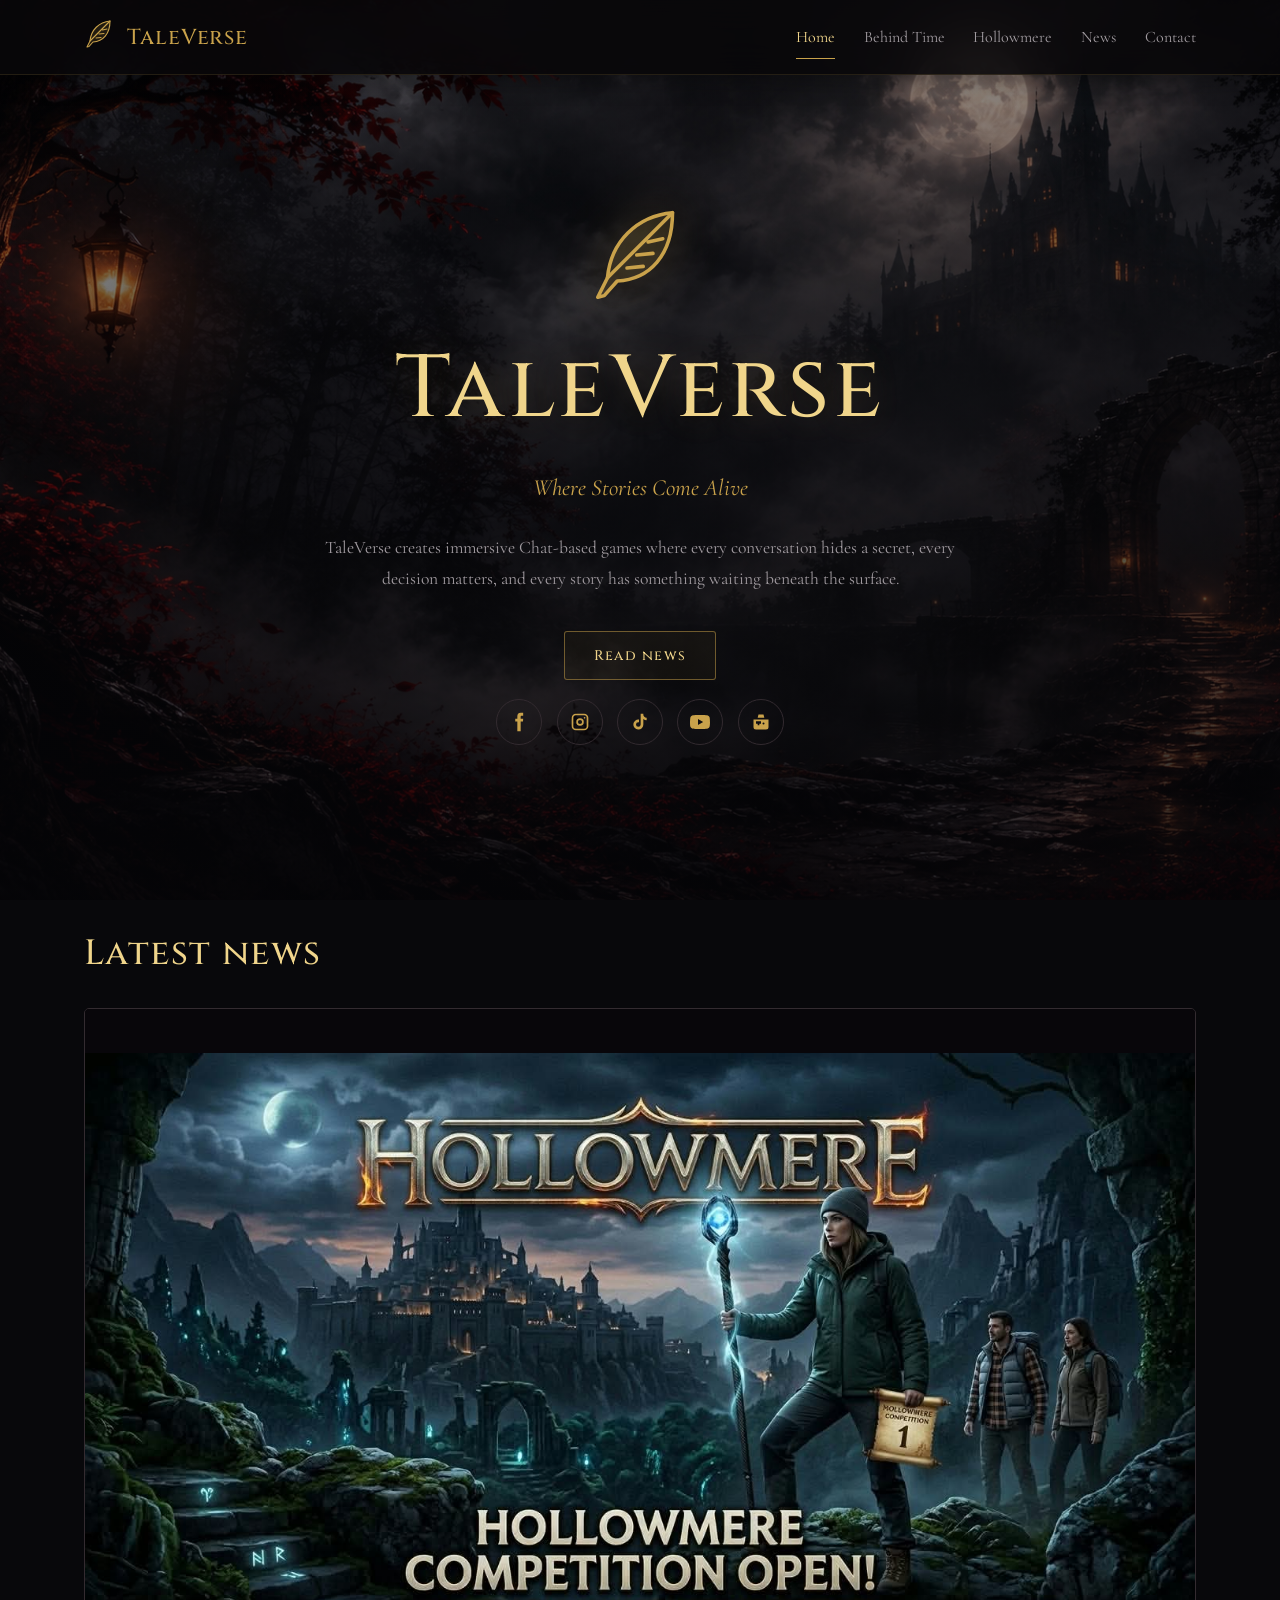
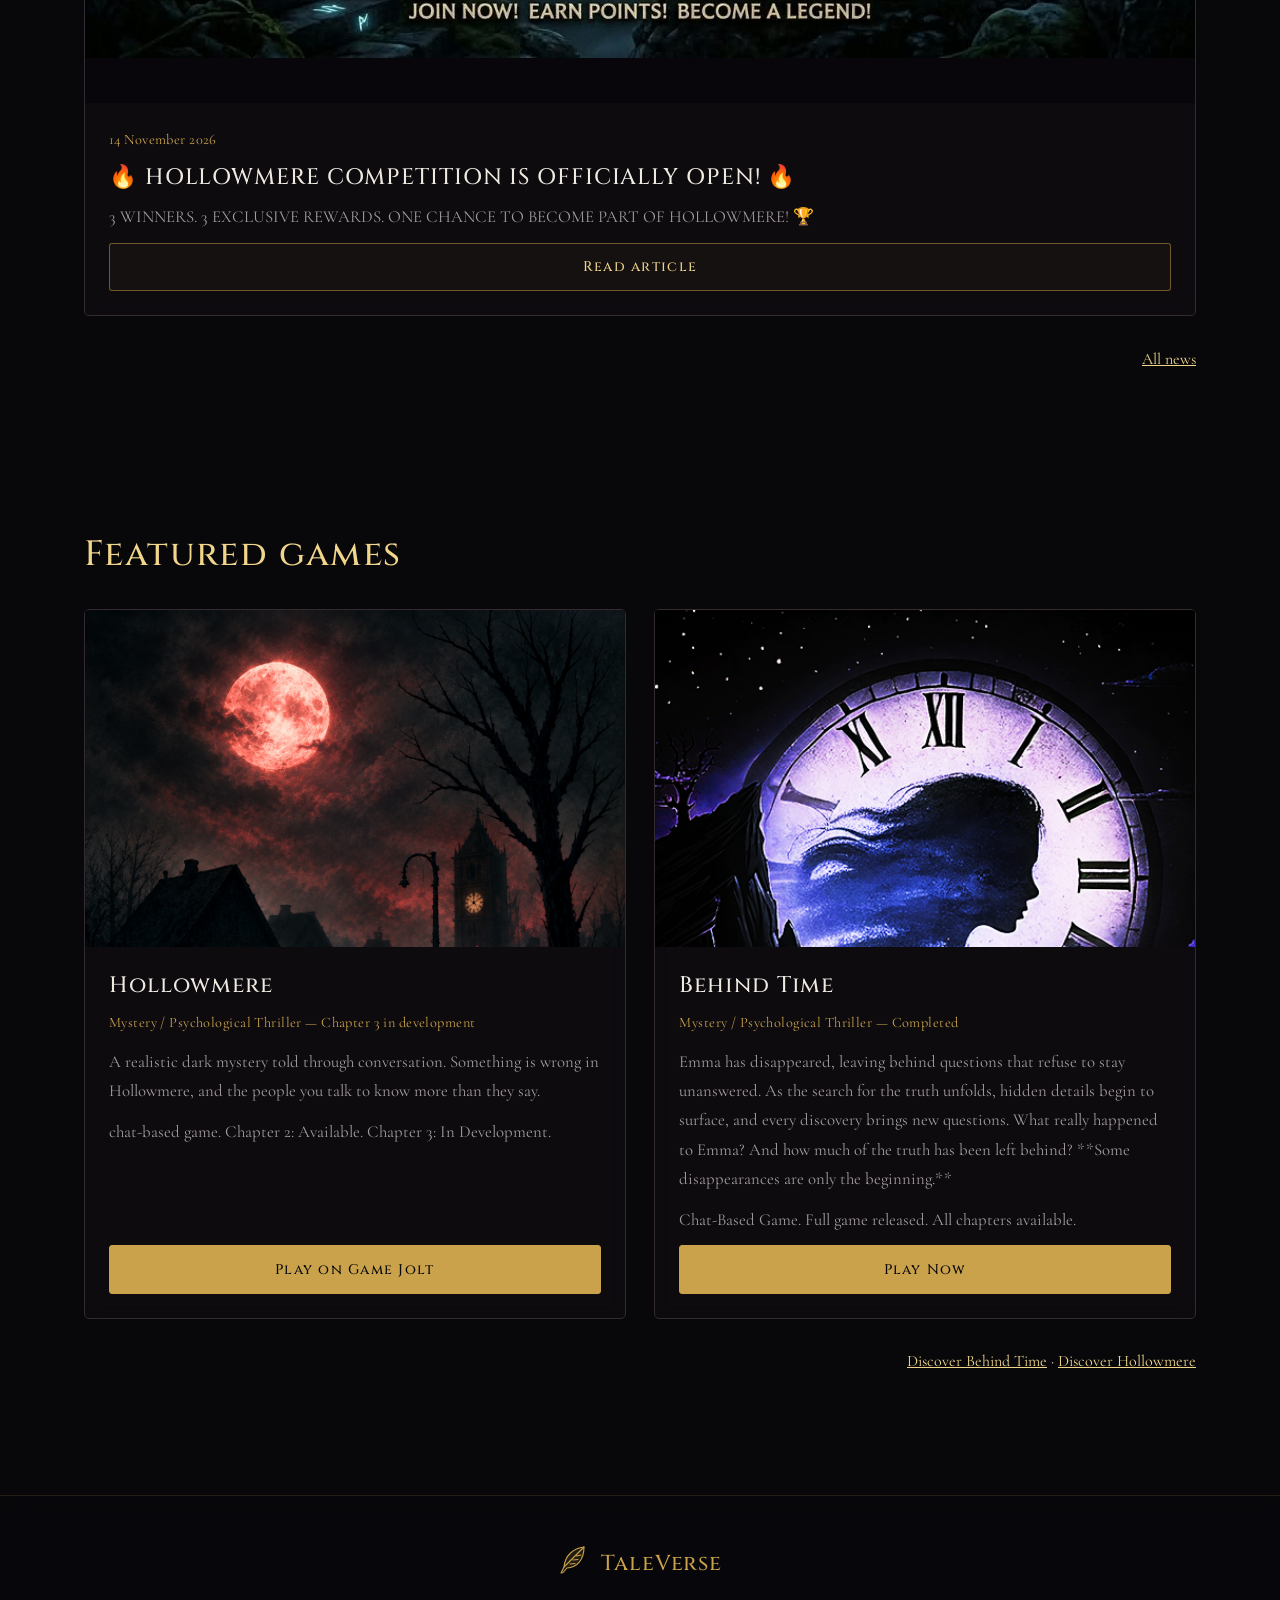
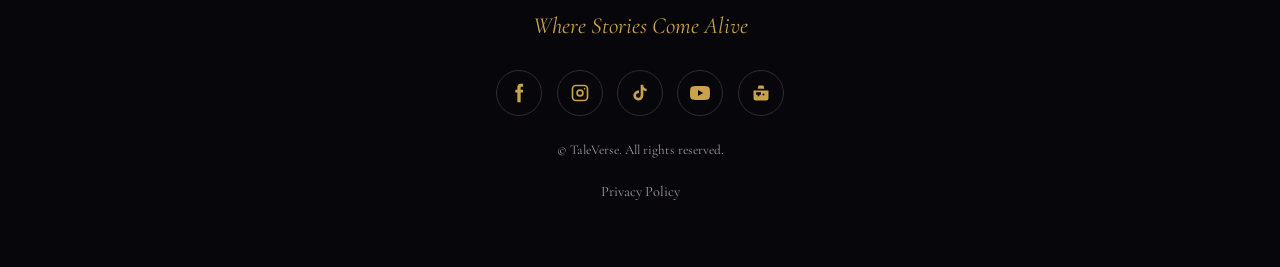
<file: index.html>
<!doctype html>
<html lang="en">
<head>
  <meta charset="utf-8">
  <meta name="viewport" content="width=device-width,initial-scale=1">

  <title>Home | TaleVerse</title>
  <meta name="description" content="TaleVerse creates immersive English chat-based games: dark mysteries, psychological suspense and unforgettable twists.">
  <meta property="og:title" content="Home | TaleVerse">
  <meta property="og:description" content="TaleVerse creates immersive English chat-based games: dark mysteries, psychological suspense and unforgettable twists.">
  <meta name="theme-color" content="#0a0a0b">

  <link rel="icon" href="/assets/favicon.svg">
  <link rel="preconnect" href="https://fonts.googleapis.com">
  <link rel="preconnect" href="https://fonts.gstatic.com" crossorigin>

  <link href="https://fonts.googleapis.com/css2?family=Cinzel:wght@400;500&family=Cormorant+Garamond:ital,wght@0,400;0,600;1,400&display=swap" rel="stylesheet">
  <link rel="stylesheet" href="/assets/style.css">
</head>

<body>

<header>
  <div class="wrap">
    <a class="brand" href="/">
      <span class="logo"></span>TaleVerse
    </a>

    <nav aria-label="Main">
      <a href="/" aria-current="page">Home</a>
      <a href="/behind-time.html">Behind Time</a>
      <a href="/hollowmere.html">Hollowmere</a>
      <a href="/news.html">News</a>
      <a href="/contact.html">Contact</a>
    </nav>
  </div>
</header>

<main>
  <div class="wrap">

    <div class="hero">
      <div class="logo"></div>
      <h1>TaleVerse</h1>

      <p class="tag" data-site="tagline"></p>
      <p class="intro" data-site="intro"></p>

      <div class="hero-buttons">
        <a class="btn" href="/news.html">Read news</a>
      </div>

      <div class="socials" style="justify-content:center"></div>
    </div>

    <section>
      <h2>Latest news</h2>
      
      <div class="grid" id="news-list" data-limit="1"></div>
      
      <p class="more">
        <a href="/news.html">All news</a>
      </p>
    </section>
    
    <section>
      <h2>Featured games</h2>
      <div class="grid" id="featured-games"></div>

      <p class="more">
        <a href="/behind-time.html">Discover Behind Time</a>
        <span> · </span>
        <a href="/hollowmere.html">Discover Hollowmere</a>
      </p>
    </section>

  </div>

  <dialog id="article"></dialog>
</main>

<footer>
  <div class="wrap">

    <div class="brand" style="justify-content:center">
      <span class="logo"></span>TaleVerse
    </div>

    <p class="tag" data-site="tagline"></p>

    <div class="socials" style="justify-content:center"></div>

    <small data-site="footer_note"></small>

    <p style="margin-top:1rem;font-size:.9rem">
      <a href="/privacy.html" style="color:var(--mute);text-decoration:none">
        Privacy Policy
      </a>
    </p>

  </div>
</footer>

<script src="/assets/app.js"></script>
</body>
</html>
</file>
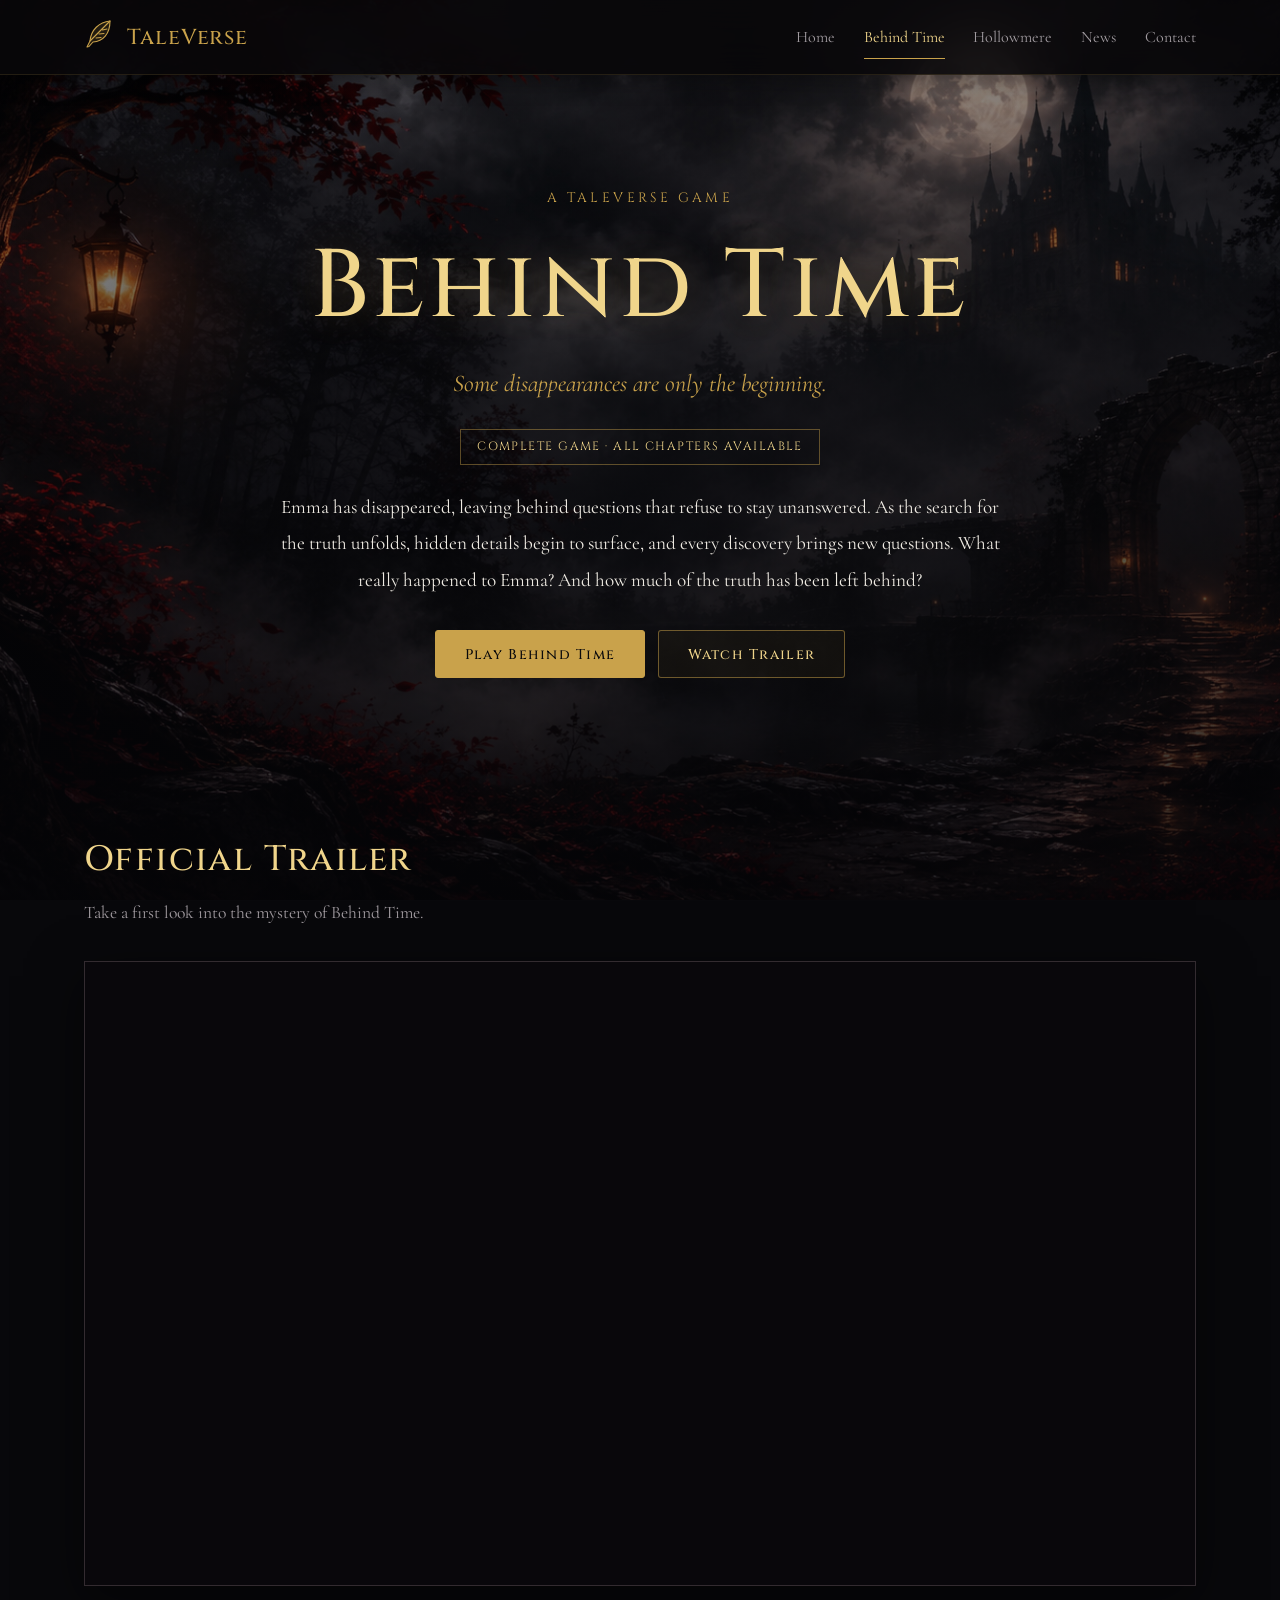
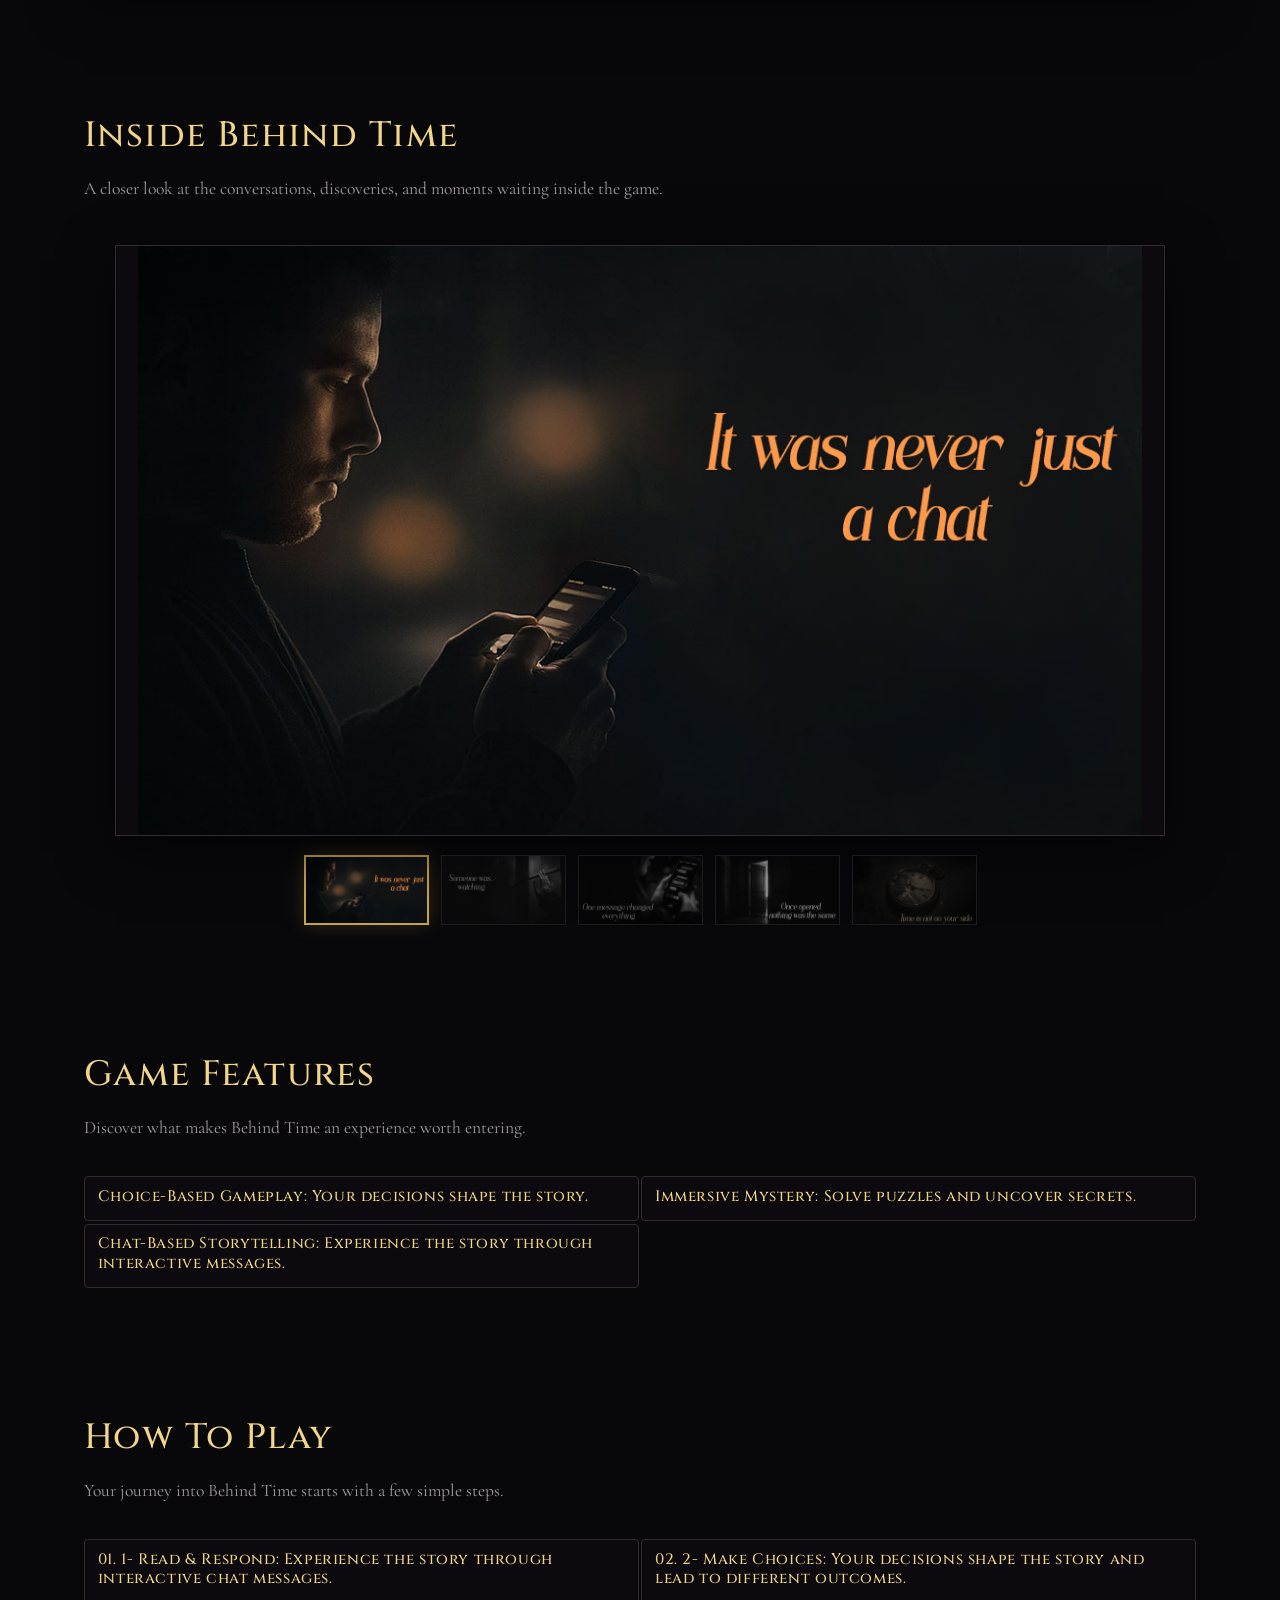
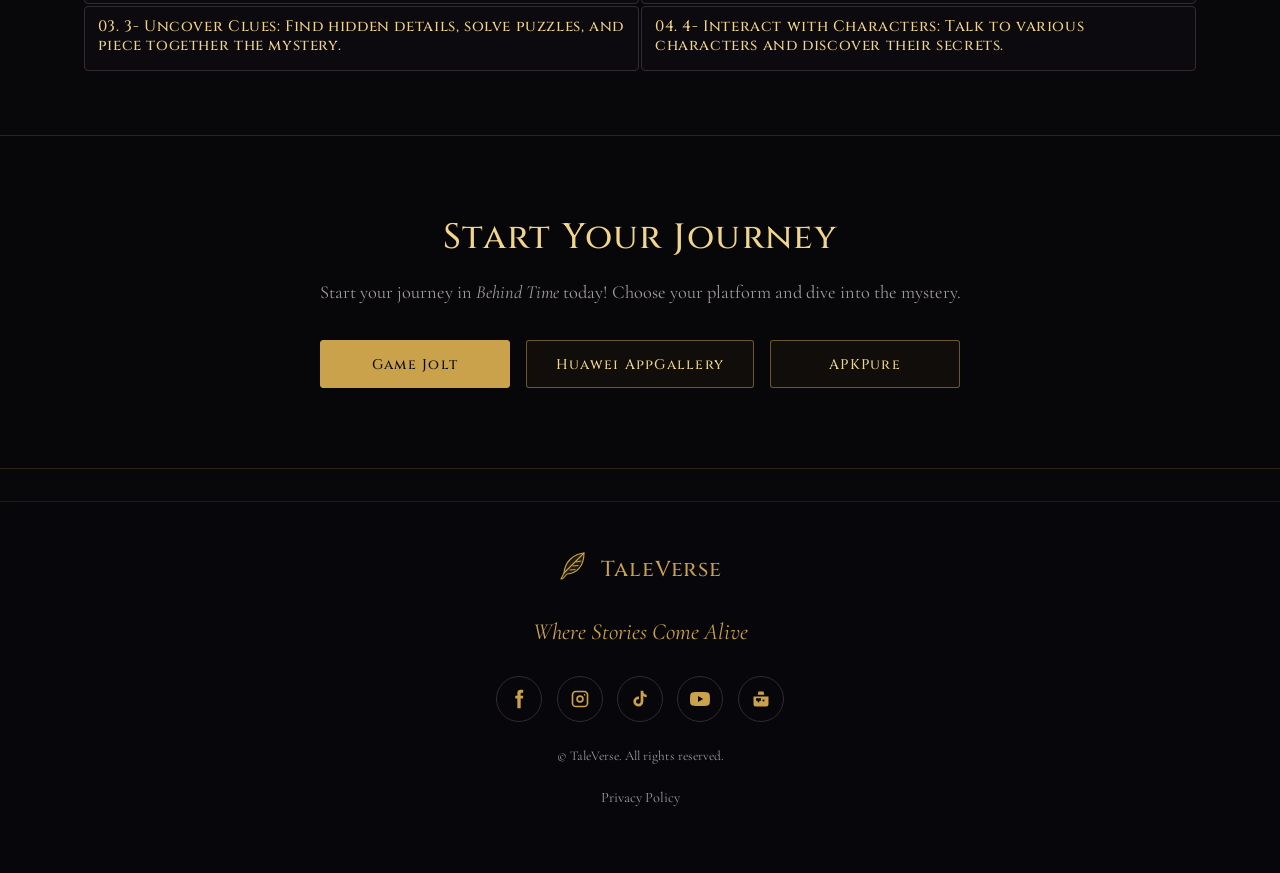
<file: behind-time.html>
<!DOCTYPE html>
<html lang="en">
<head>
  <meta charset="UTF-8">
  <meta name="viewport" content="width=device-width, initial-scale=1">

  <title>Behind Time | TaleVerse</title>

  <meta name="description" content="Emma has disappeared, leaving behind questions that refuse to stay unanswered. Discover Behind Time, a mystery and psychological thriller chat-based game by TaleVerse.">

  <meta property="og:title" content="Behind Time | TaleVerse">
  <meta property="og:description" content="Some disappearances are only the beginning. Enter the mystery of Behind Time.">
  <meta name="theme-color" content="#08080b">

  <link rel="icon" href="/assets/favicon.svg">

  <link rel="preconnect" href="https://fonts.googleapis.com">
  <link rel="preconnect" href="https://fonts.gstatic.com" crossorigin>

  <link href="https://fonts.googleapis.com/css2?family=Cinzel:wght@400;500;600&family=Cormorant+Garamond:ital,wght@0,400;0,600;1,400&display=swap" rel="stylesheet">

  <link rel="stylesheet" href="/assets/style.css">

  <style>
    /* BEHIND TIME PAGE */

    .game-hero {
      min-height: 570px;
      display: flex;
      align-items: center;
      justify-content: center;
      text-align: center;
      padding: 7rem 1.5rem 6rem;
    }

    .game-hero-content {
      max-width: 850px;
      margin: auto;
    }

    .game-label {
      color: var(--gold);
      font-family: "Cinzel", serif;
      font-size: .85rem;
      letter-spacing: .25em;
      text-transform: uppercase;
    }

    .game-hero h1 {
      font-size: clamp(3rem, 9vw, 6rem);
      color: var(--gold2);
      margin: 1rem 0;
      text-shadow: 0 0 35px #c9a24b30;
    }

    .game-subtitle {
      color: var(--gold);
      font-size: 1.5rem;
      font-style: italic;
      margin-bottom: 1.5rem;
    }

    .game-description {
      max-width: 720px;
      margin: 0 auto 2rem;
      color: var(--text);
      font-size: 1.2rem;
      line-height: 1.9;
      white-space: pre-line;
    }

    .game-status {
      display: inline-block;
      padding: .4rem 1rem;
      border: 1px solid #c9a24b70;
      color: var(--gold2);
      font-family: "Cinzel", serif;
      font-size: .75rem;
      letter-spacing: .12em;
      margin-bottom: 1.5rem;
    }

    .game-buttons {
      display: flex;
      justify-content: center;
      flex-wrap: wrap;
      gap: .8rem;
      margin-top: 2rem;
    }

    .game-section {
      padding: 4rem 0;
    }

    .section-intro {
      max-width: 700px;
      color: var(--mute);
      font-size: 1.1rem;
      margin-top: -1rem;
      margin-bottom: 2rem;
    }

    /* VIDEO */

    .video-frame {
      position: relative;
      width: 100%;
      aspect-ratio: 16 / 9;
      background: rgba(10, 8, 12, .9);
      border: 1px solid var(--line);
      overflow: hidden;
      box-shadow: 0 15px 50px #0008;
    }

    .video-placeholder {
      width: 100%;
      height: 100%;
      display: flex;
      flex-direction: column;
      align-items: center;
      justify-content: center;
      color: var(--mute);
      text-align: center;
      padding: 1.5rem;
    }

    .video-placeholder span {
      font-size: 3rem;
      color: var(--gold);
      margin-bottom: .7rem;
    }

    .video-placeholder p {
      margin: 0;
    }

    .video-placeholder small {
      color: var(--gold);
      margin-top: .5rem;
    }

    .video-frame iframe {
      position: absolute;
      inset: 0;
      width: 100%;
      height: 100%;
      border: 0;
    }

    /* SCREENSHOT GALLERY */

    .screenshot-gallery {
      max-width: 1050px;
      margin: 2.5rem auto 0;
    }

    .screenshot-main {
      position: relative;
      width: 100%;
      aspect-ratio: 16 / 9;
      overflow: hidden;
      background: rgba(15, 12, 16, .9);
      border: 1px solid var(--line);
      box-shadow: 0 15px 50px #0009;
      cursor: zoom-in;
    }

    .screenshot-main img {
      width: 100%;
      height: 100%;
      object-fit: contain;
      display: block;
      opacity: 1;
      transform: scale(1);
      transition: opacity .35s ease, transform .5s ease;
    }

    .screenshot-main img.changing {
      opacity: 0;
      transform: scale(1.025);
    }

    .screenshot-thumbnails {
      display: flex;
      justify-content: center;
      gap: 12px;
      margin-top: 1.2rem;
      flex-wrap: wrap;
    }

    .screenshot-thumb {
      width: 125px;
      aspect-ratio: 16 / 9;
      padding: 0;
      overflow: hidden;
      cursor: pointer;
      background: #100d12;
      border: 1px solid var(--line);
      opacity: .55;
      transition: opacity .3s ease, border-color .3s ease, transform .3s ease;
    }

    .screenshot-thumb img {
      width: 100%;
      height: 100%;
      display: block;
      object-fit: cover;
    }

    .screenshot-thumb:hover {
      opacity: .9;
      transform: translateY(-3px);
    }

    .screenshot-thumb.active {
      opacity: 1;
      border: 2px solid var(--gold);
      box-shadow: 0 0 18px #c9a24b35;
    }

    /* FEATURES */

.feature-grid {
  display: grid;
  grid-template-columns: repeat(2, minmax(0, 1fr));
  gap: .1rem;
  align-items: start;
  row-gap: .15rem;
  column-gap: .15rem;
}

.feature-grid .feature-item {
  margin: 0;
  padding: .6rem .8rem;
  min-height: 0;
  height: auto;
}

.feature-grid .feature-item h3 {
  font-size: .95rem;
  line-height: 1.3;
  margin-bottom: .25rem;
}

.feature-grid .feature-item p {
  font-size: .85rem;
  line-height: 1.4;
  margin: 0;
}

    /* DOWNLOAD SECTION */

    .download-section {
      text-align: center;
      padding: 5rem 1.5rem;
      background: rgba(8, 7, 10, .78);
      border-top: 1px solid #c9a24b30;
      border-bottom: 1px solid #c9a24b30;
    }

    .download-section h2 {
      margin-bottom: 1rem;
    }

    .download-section p {
      max-width: 650px;
      margin: 0 auto 1.5rem;
      color: var(--mute);
      font-size: 1.15rem;
    }

    .platform-links {
      display: flex;
      justify-content: center;
      flex-wrap: wrap;
      gap: 1rem;
      margin-top: 2rem;
    }

    .platform-links .btn {
      min-width: 190px;
    }

    /* MOBILE */

    @media (max-width: 720px) {
      .game-hero {
        min-height: 480px;
        padding: 5rem 1.2rem;
      }

      .game-section {
        padding: 3rem 0;
      }

      .feature-grid {
        grid-template-columns: 1fr;
      }

      .game-buttons .btn {
        width: 100%;
        max-width: 280px;
      }

      .platform-links {
        flex-direction: column;
        align-items: center;
      }

      .platform-links .btn {
        width: 100%;
        max-width: 300px;
      }

      .screenshot-thumb {
        width: 85px;
      }

      .screenshot-thumbnails {
        gap: 8px;
      }
    }
  </style>
</head>

<body data-game="behind-time">

<!-- HEADER -->

<header>
  <div class="wrap">
    <a class="brand" href="/">
      <span class="logo"></span>
      TaleVerse
    </a>

    <nav aria-label="Main">
      <a href="/">Home</a>
      <a href="/behind-time.html" aria-current="page">Behind Time</a>
      <a href="/hollowmere.html">Hollowmere</a>
      <a href="/news.html">News</a>
      <a href="/contact.html">Contact</a>
    </nav>
  </div>
</header>

<main>

  <!-- GAME INTRODUCTION -->

  <section class="game-hero">
    <div class="game-hero-content">

      <div class="game-label">A TaleVerse Game</div>

      <h1 id="game-title">Behind Time</h1>

      <div class="game-subtitle">
        Some disappearances are only the beginning.
      </div>

      <div class="game-status">
        COMPLETE GAME · ALL CHAPTERS AVAILABLE
      </div>

      <p class="game-description" id="game-description">
        Emma has disappeared, leaving behind questions that refuse
        to stay unanswered.
      </p>

      <div class="game-buttons">
        <a class="btn solid" href="#download">Play Behind Time</a>
        <a class="btn" href="#trailer">Watch Trailer</a>
      </div>

    </div>
  </section>

  <!-- PROMOTIONAL VIDEO -->

  <section class="game-section" id="trailer">
    <div class="wrap">

      <h2>Official Trailer</h2>

      <p class="section-intro">
        Take a first look into the mystery of Behind Time.
      </p>

      <div class="video-frame" id="video-content">
        <div class="video-placeholder">
          <span>▶</span>
          <p>Behind Time Official Trailer</p>
          <small>Promotional video coming soon</small>
        </div>
      </div>

    </div>
  </section>

  <!-- SCREENSHOTS -->

  <section class="game-section">
    <div class="wrap">

      <h2>Inside Behind Time</h2>

      <p class="section-intro">
        A closer look at the conversations, discoveries,
        and moments waiting inside the game.
      </p>

      <div class="screenshot-gallery">

        <div class="screenshot-main" id="screenshot-main">
          <img
            id="main-screenshot"
            src=""
            alt="Behind Time screenshot"
          >
        </div>

        <div
          class="screenshot-thumbnails"
          id="screenshot-thumbnails">
        </div>

      </div>

    </div>
  </section>

  <!-- GAME FEATURES -->

  <section class="game-section">
    <div class="wrap">

      <h2>Game Features</h2>

      <p class="section-intro">
        Discover what makes Behind Time an experience worth entering.
      </p>

      <div class="feature-grid" id="features-list"></div>

    </div>
  </section>

  <!-- HOW TO PLAY -->

  <section class="game-section">
    <div class="wrap">

      <h2>How To Play</h2>

      <p class="section-intro">
        Your journey into Behind Time starts with a few simple steps.
      </p>

      <div class="feature-grid" id="how-to-play-list"></div>

    </div>
  </section>

  <!-- DOWNLOAD LINKS -->

  <section class="download-section" id="download">

    <div class="wrap">

      <h2>Start Your Journey</h2>

      <p>
        Start your journey in <em>Behind Time</em> today!
        Choose your platform and dive into the mystery.
      </p>

      <div class="platform-links" id="platform-links"></div>

    </div>

  </section>

</main>

<!-- FOOTER -->

<footer>
  <div class="wrap">

    <div class="brand" style="justify-content:center">
      <span class="logo"></span>
      TaleVerse
    </div>

    <p class="tag" data-site="tagline"></p>

    <div class="socials" style="justify-content:center"></div>

    <small data-site="footer_note"></small>

    <p style="margin-top:1rem;font-size:.9rem">
      <a href="/privacy.html"
         style="color:var(--mute);text-decoration:none">
        Privacy Policy
      </a>
    </p>

  </div>
</footer>

<script src="/assets/app.js"></script>

</body>
</html>
</file>
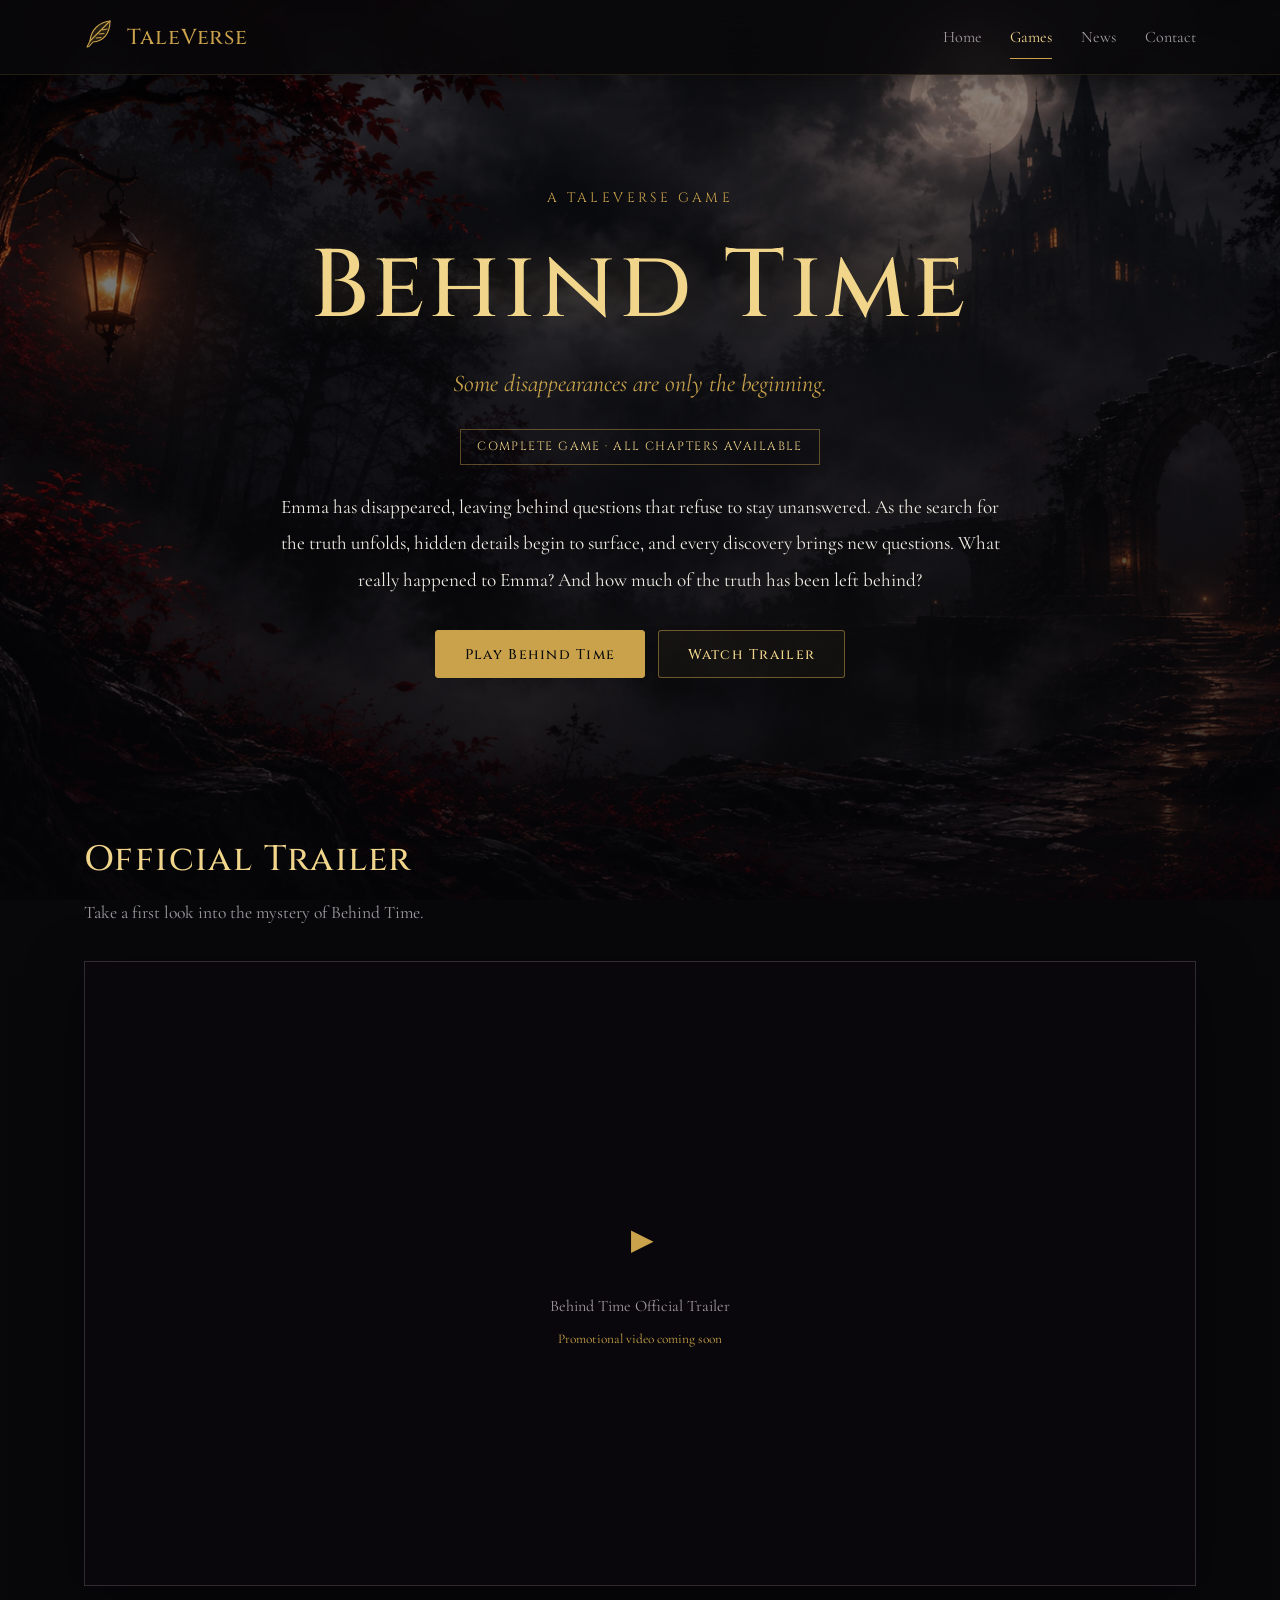
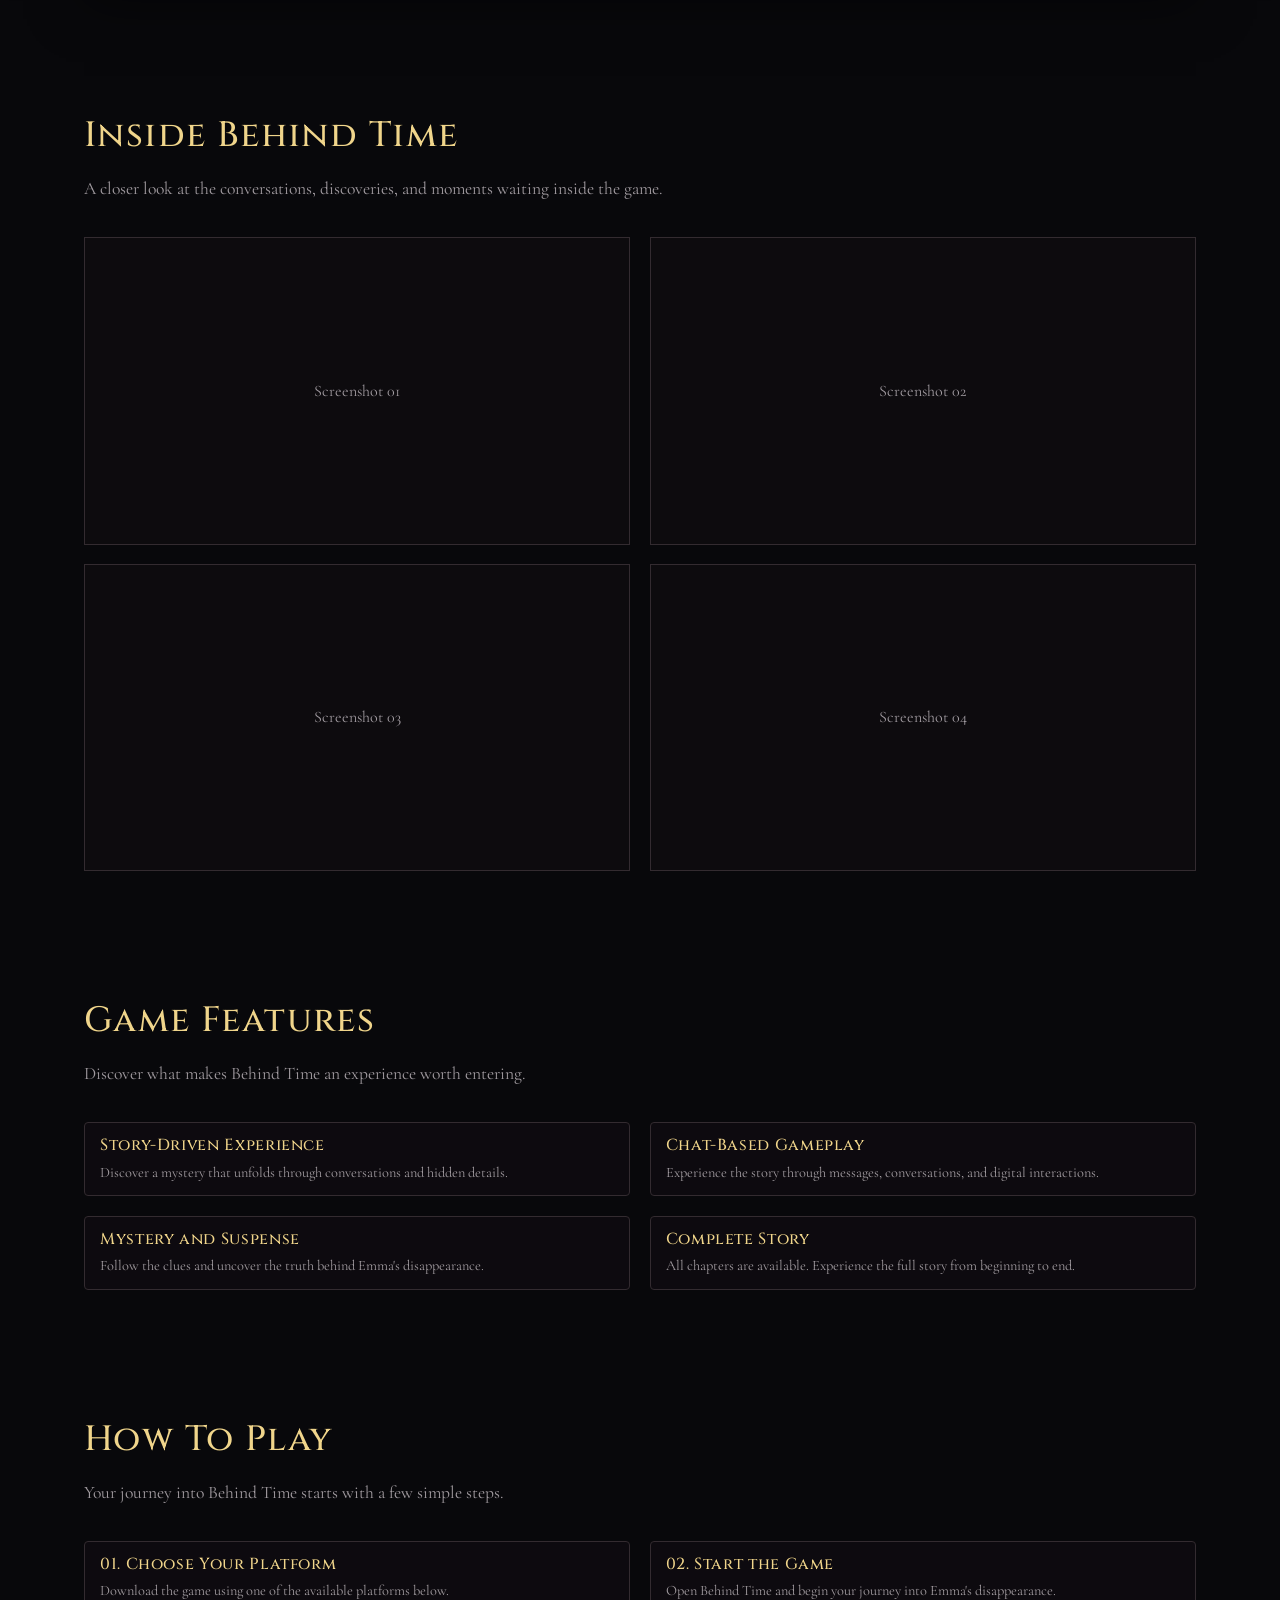
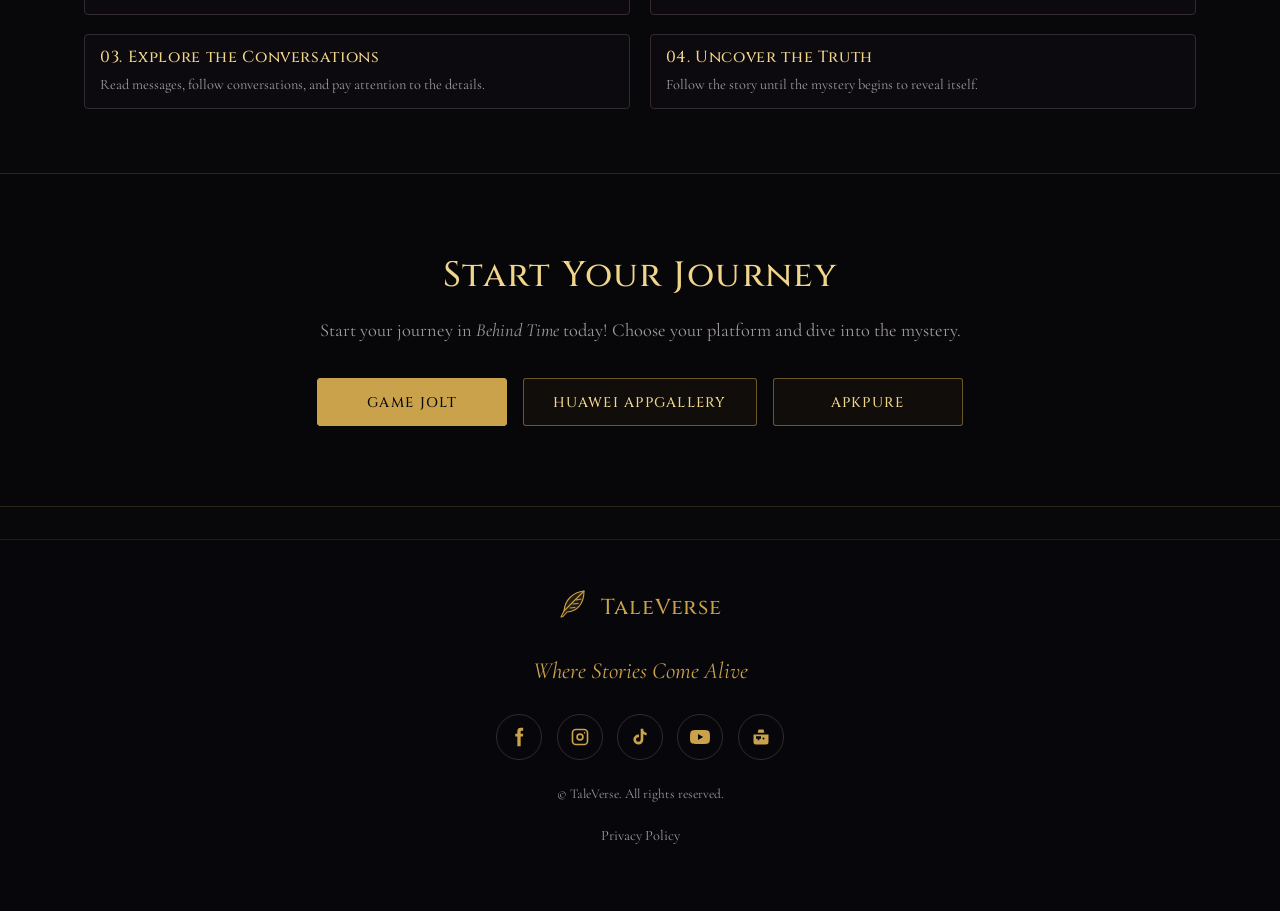
<file: behindTime.html>
<!DOCTYPE html>
<html lang="en">
<head>
  <meta charset="UTF-8">
  <meta name="viewport" content="width=device-width, initial-scale=1">

  <title>Behind Time | TaleVerse</title>

  <meta name="description" content="Emma has disappeared, leaving behind questions that refuse to stay unanswered. Discover Behind Time, a mystery and psychological thriller chat-based game by TaleVerse.">

  <meta property="og:title" content="Behind Time | TaleVerse">
  <meta property="og:description" content="Some disappearances are only the beginning. Enter the mystery of Behind Time.">
  <meta name="theme-color" content="#08080b">

  <link rel="icon" href="/assets/favicon.svg">

  <link rel="preconnect" href="https://fonts.googleapis.com">
  <link rel="preconnect" href="https://fonts.gstatic.com" crossorigin>

  <link href="https://fonts.googleapis.com/css2?family=Cinzel:wght@400;500;600&family=Cormorant+Garamond:ital,wght@0,400;0,600;1,400&display=swap" rel="stylesheet">

  <link rel="stylesheet" href="/assets/style.css">

  <style>
    /* BEHIND TIME PAGE */

    .game-hero {
      min-height: 570px;
      display: flex;
      align-items: center;
      justify-content: center;
      text-align: center;
      padding: 7rem 1.5rem 6rem;
    }

    .game-hero-content {
      max-width: 850px;
      margin: auto;
    }

    .game-label {
      color: var(--gold);
      font-family: "Cinzel", serif;
      font-size: .85rem;
      letter-spacing: .25em;
      text-transform: uppercase;
    }

    .game-hero h1 {
      font-size: clamp(3rem, 9vw, 6rem);
      color: var(--gold2);
      margin: 1rem 0;
      text-shadow: 0 0 35px #c9a24b30;
    }

    .game-subtitle {
      color: var(--gold);
      font-size: 1.5rem;
      font-style: italic;
      margin-bottom: 1.5rem;
    }

    .game-description {
      max-width: 720px;
      margin: 0 auto 2rem;
      color: var(--text);
      font-size: 1.2rem;
      line-height: 1.9;
    }

    .game-status {
      display: inline-block;
      padding: .4rem 1rem;
      border: 1px solid #c9a24b70;
      color: var(--gold2);
      font-family: "Cinzel", serif;
      font-size: .75rem;
      letter-spacing: .12em;
      margin-bottom: 1.5rem;
    }

    .game-buttons {
      display: flex;
      justify-content: center;
      flex-wrap: wrap;
      gap: .8rem;
      margin-top: 2rem;
    }

    .game-section {
      padding: 4rem 0;
    }

    .section-intro {
      max-width: 700px;
      color: var(--mute);
      font-size: 1.1rem;
      margin-top: -1rem;
      margin-bottom: 2rem;
    }

    /* VIDEO */

    .video-frame {
      position: relative;
      width: 100%;
      aspect-ratio: 16 / 9;
      background: rgba(10, 8, 12, .9);
      border: 1px solid var(--line);
      overflow: hidden;
      box-shadow: 0 15px 50px #0008;
    }

    .video-placeholder {
      width: 100%;
      height: 100%;
      display: flex;
      flex-direction: column;
      align-items: center;
      justify-content: center;
      color: var(--mute);
      text-align: center;
      padding: 1.5rem;
    }

    .video-placeholder span {
      font-size: 3rem;
      color: var(--gold);
      margin-bottom: .7rem;
    }

    .video-placeholder p {
      margin: 0;
    }

    .video-placeholder small {
      color: var(--gold);
      margin-top: .5rem;
    }

    .video-frame iframe {
      position: absolute;
      inset: 0;
      width: 100%;
      height: 100%;
      border: 0;
    }

    /* SCREENSHOTS */

    .screenshots-grid {
      display: grid;
      grid-template-columns: repeat(2, minmax(0, 1fr));
      gap: 1.2rem;
    }

    .screenshot-placeholder {
      aspect-ratio: 16 / 9;
      background: rgba(15, 12, 16, .85);
      border: 1px solid var(--line);
      display: flex;
      align-items: center;
      justify-content: center;
      color: var(--mute);
      overflow: hidden;
    }

    .screenshot-placeholder img {
      width: 100%;
      height: 100%;
      object-fit: cover;
    }

    /* FEATURES AND HOW TO PLAY */

    .feature-grid {
      display: grid;
      grid-template-columns: repeat(2, minmax(0, 1fr));
      gap: 1.2rem;
    }

    .feature-item {
      background: rgba(15, 12, 16, .85);
      border: 1px solid var(--line);
      padding: 1.5rem;
      transition: border-color .3s ease;
    }

    .feature-item:hover {
      border-color: #c9a24b80;
    }

    .feature-item h3 {
      color: var(--gold2);
      font-size: 1.15rem;
      margin: 0 0 .5rem;
    }

    .feature-item p {
      color: var(--mute);
      margin: 0;
    }

    /* DOWNLOAD SECTION */

    .download-section {
      text-align: center;
      padding: 5rem 1.5rem;
      background: rgba(8, 7, 10, .78);
      border-top: 1px solid #c9a24b30;
      border-bottom: 1px solid #c9a24b30;
    }

    .download-section h2 {
      margin-bottom: 1rem;
    }

    .download-section p {
      max-width: 650px;
      margin: 0 auto 1.5rem;
      color: var(--mute);
      font-size: 1.15rem;
    }

    .platform-links {
      display: flex;
      justify-content: center;
      flex-wrap: wrap;
      gap: 1rem;
      margin-top: 2rem;
    }

    .platform-links .btn {
      min-width: 190px;
    }

    @media (max-width: 720px) {
      .game-hero {
        min-height: 480px;
        padding: 5rem 1.2rem;
      }

      .game-section {
        padding: 3rem 0;
      }

      .screenshots-grid,
      .feature-grid {
        grid-template-columns: 1fr;
      }

      .game-buttons .btn {
        width: 100%;
        max-width: 280px;
      }

      .platform-links {
        flex-direction: column;
        align-items: center;
      }

      .platform-links .btn {
        width: 100%;
        max-width: 300px;
      }
    }
  </style>
</head>

<body>

<!-- HEADER -->

<header>
  <div class="wrap">
    <a class="brand" href="/">
      <span class="logo"></span>
      TaleVerse
    </a>

    <nav aria-label="Main">
      <a href="/">Home</a>
      <a href="/games.html" aria-current="page">Games</a>
      <a href="/news.html">News</a>
      <a href="/contact.html">Contact</a>
    </nav>
  </div>
</header>


<main>

  <!-- GAME INTRODUCTION -->

  <section class="game-hero">
    <div class="game-hero-content">

      <div class="game-label">A TaleVerse Game</div>

      <h1>Behind Time</h1>

      <div class="game-subtitle">
        Some disappearances are only the beginning.
      </div>

      <div class="game-status">
        COMPLETE GAME · ALL CHAPTERS AVAILABLE
      </div>

      <p class="game-description">
        Emma has disappeared, leaving behind questions that refuse
        to stay unanswered.

        As the search for the truth unfolds, hidden details begin
        to surface, and every discovery brings new questions.

        What really happened to Emma? And how much of the truth
        has been left behind?
      </p>

      <div class="game-buttons">
        <a class="btn solid" href="#download">Play Behind Time</a>
        <a class="btn" href="#trailer">Watch Trailer</a>
      </div>

    </div>
  </section>


  <!-- PROMOTIONAL VIDEO -->

  <section class="game-section" id="trailer">
    <div class="wrap">

      <h2>Official Trailer</h2>

      <p class="section-intro">
        Take a first look into the mystery of Behind Time.
      </p>

      <div class="video-frame">

        <!-- YOUTUBE VIDEO WILL BE ADDED HERE -->

        <div class="video-placeholder">
          <span>▶</span>
          <p>Behind Time Official Trailer</p>
          <small>Promotional video coming soon</small>
        </div>

      </div>

    </div>
  </section>


  <!-- SCREENSHOTS -->

  <section class="game-section">
    <div class="wrap">

      <h2>Inside Behind Time</h2>

      <p class="section-intro">
        A closer look at the conversations, discoveries,
        and moments waiting inside the game.
      </p>

      <div class="screenshots-grid">

        <!-- GAME SCREENSHOT 1 -->
        <div class="screenshot-placeholder">
          <span>Screenshot 01</span>
        </div>

        <!-- GAME SCREENSHOT 2 -->
        <div class="screenshot-placeholder">
          <span>Screenshot 02</span>
        </div>

        <!-- GAME SCREENSHOT 3 -->
        <div class="screenshot-placeholder">
          <span>Screenshot 03</span>
        </div>

        <!-- GAME SCREENSHOT 4 -->
        <div class="screenshot-placeholder">
          <span>Screenshot 04</span>
        </div>

      </div>

    </div>
  </section>


  <!-- GAME FEATURES -->

  <section class="game-section">
    <div class="wrap">

      <h2>Game Features</h2>

      <p class="section-intro">
        Discover what makes Behind Time an experience worth entering.
      </p>

      <div class="feature-grid">

        <!-- FEATURES WILL BE ADDED LATER -->

        <div class="feature-item">
          <h3>Story-Driven Experience</h3>
          <p>Discover a mystery that unfolds through conversations and hidden details.</p>
        </div>

        <div class="feature-item">
          <h3>Chat-Based Gameplay</h3>
          <p>Experience the story through messages, conversations, and digital interactions.</p>
        </div>

        <div class="feature-item">
          <h3>Mystery and Suspense</h3>
          <p>Follow the clues and uncover the truth behind Emma's disappearance.</p>
        </div>

        <div class="feature-item">
          <h3>Complete Story</h3>
          <p>All chapters are available. Experience the full story from beginning to end.</p>
        </div>

      </div>

    </div>
  </section>


  <!-- HOW TO PLAY -->

  <section class="game-section">
    <div class="wrap">

      <h2>How To Play</h2>

      <p class="section-intro">
        Your journey into Behind Time starts with a few simple steps.
      </p>

      <div class="feature-grid">

        <div class="feature-item">
          <h3>01. Choose Your Platform</h3>
          <p>Download the game using one of the available platforms below.</p>
        </div>

        <div class="feature-item">
          <h3>02. Start the Game</h3>
          <p>Open Behind Time and begin your journey into Emma's disappearance.</p>
        </div>

        <div class="feature-item">
          <h3>03. Explore the Conversations</h3>
          <p>Read messages, follow conversations, and pay attention to the details.</p>
        </div>

        <div class="feature-item">
          <h3>04. Uncover the Truth</h3>
          <p>Follow the story until the mystery begins to reveal itself.</p>
        </div>

      </div>

    </div>
  </section>


  <!-- DOWNLOAD LINKS -->

  <section class="download-section" id="download">

    <div class="wrap">

      <h2>Start Your Journey</h2>

      <p>
        Start your journey in <em>Behind Time</em> today!
        Choose your platform and dive into the mystery.
      </p>

      <div class="platform-links">

        <a class="btn solid"
           href="https://gamejolt.com/games/behindTime/989011"
           target="_blank"
           rel="noopener noreferrer">
          GAME JOLT
        </a>

        <a class="btn"
           href="https://appgallery.huawei.com/app/C116496701"
           target="_blank"
           rel="noopener noreferrer">
          HUAWEI APPGALLERY
        </a>

        <a class="btn"
           href="https://apkpure.com/p/com.taleverse.behindtime"
           target="_blank"
           rel="noopener noreferrer">
          APKPURE
        </a>

      </div>

    </div>

  </section>

</main>


<!-- FOOTER -->

<footer>
  <div class="wrap">

    <div class="brand" style="justify-content:center">
      <span class="logo"></span>
      TaleVerse
    </div>

    <p class="tag" data-site="tagline"></p>

    <div class="socials" style="justify-content:center"></div>

    <small data-site="footer_note"></small>

    <p style="margin-top:1rem;font-size:.9rem">
      <a href="/privacy.html"
         style="color:var(--mute);text-decoration:none">
        Privacy Policy
      </a>
    </p>

  </div>
</footer>

<script src="/assets/app.js"></script>

</body>
</html>
</file>
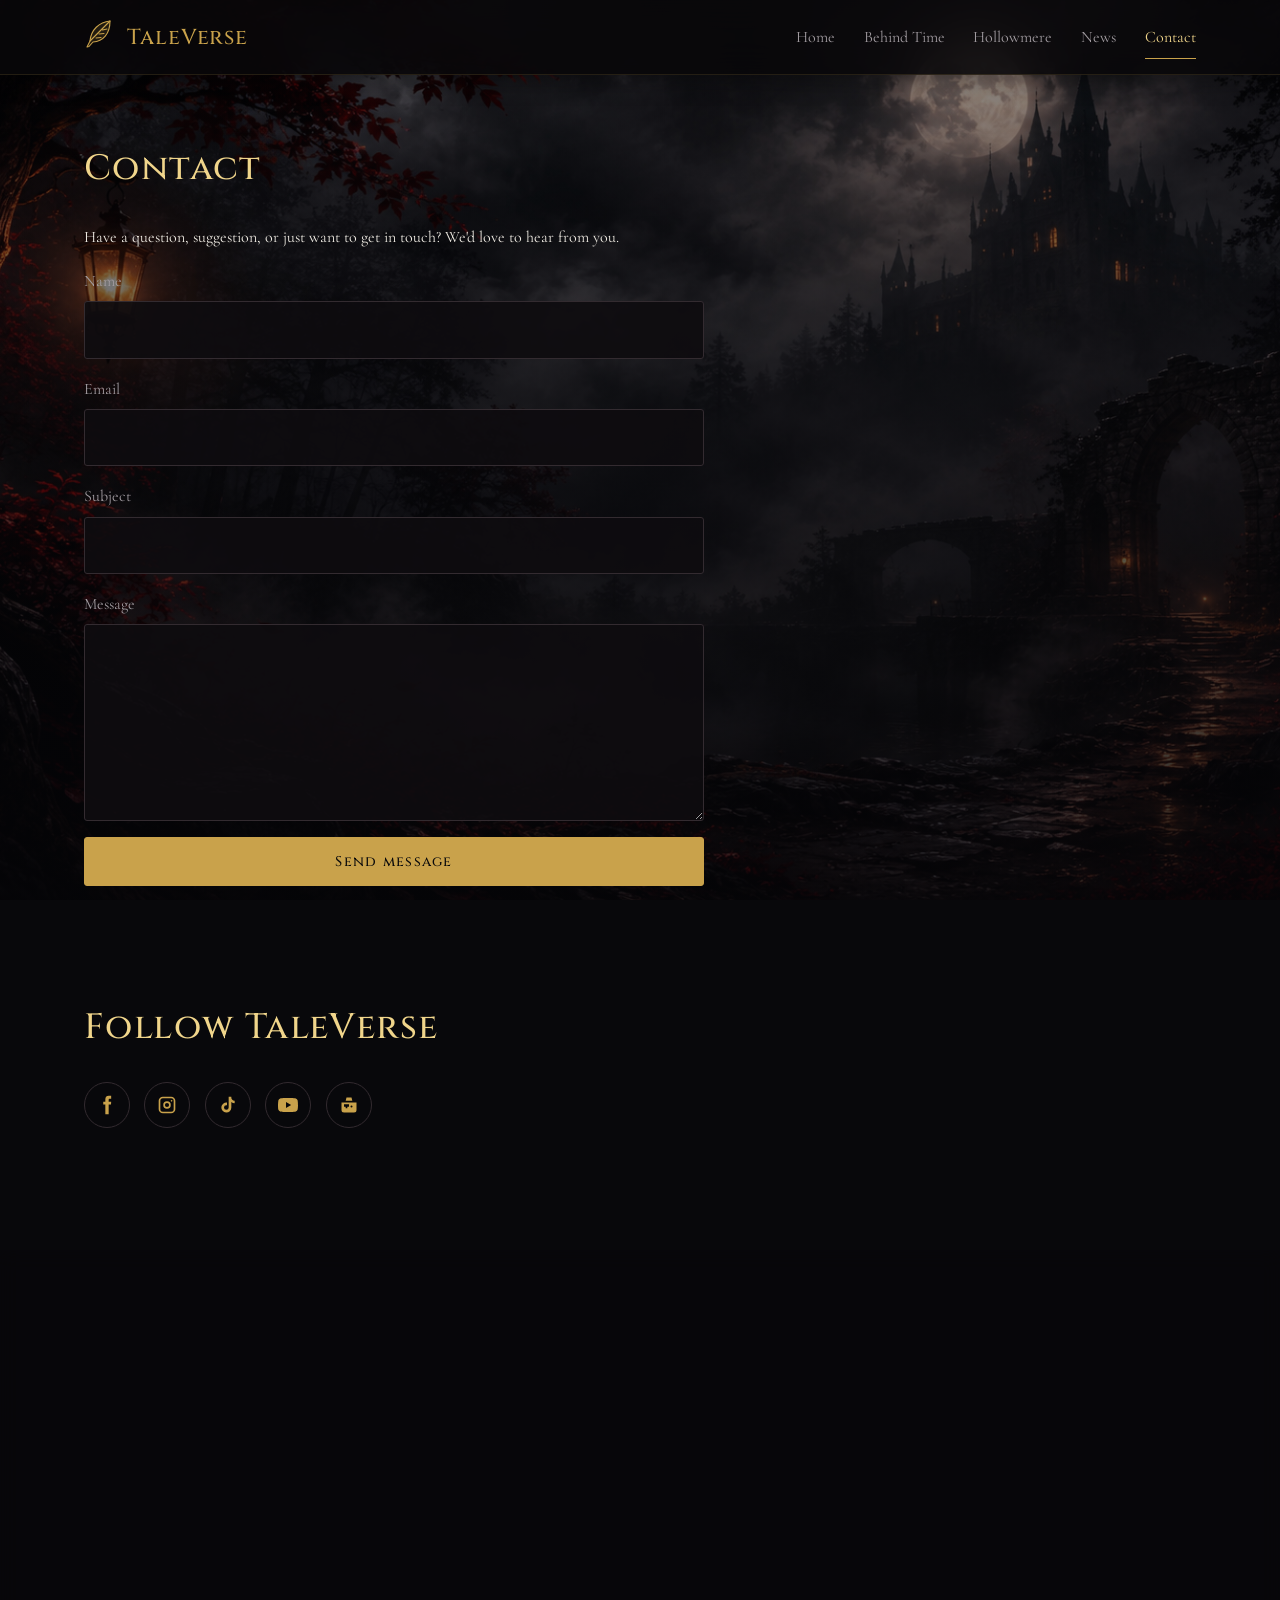
<file: contact.html>
<!doctype html>
<html lang="en">
<head>
  <meta charset="utf-8">
  <meta name="viewport" content="width=device-width,initial-scale=1">

  <title>Contact | TaleVerse</title>
  <meta name="description" content="Contact TaleVerse.">
  <meta property="og:title" content="Contact | TaleVerse">
  <meta property="og:description" content="Contact TaleVerse.">
  <meta name="theme-color" content="#0a0a0b">

  <link rel="icon" href="/assets/favicon.svg">

  <link rel="preconnect" href="https://fonts.googleapis.com">
  <link rel="preconnect" href="https://fonts.gstatic.com" crossorigin>

  <link href="https://fonts.googleapis.com/css2?family=Cinzel:wght@400;500&family=Cormorant+Garamond:ital,wght@0,400;0,600;1,400&display=swap" rel="stylesheet">

  <!-- Font Awesome Icons -->
  <link rel="stylesheet"
        href="https://cdnjs.cloudflare.com/ajax/libs/font-awesome/6.7.2/css/all.min.css">

  <link rel="stylesheet" href="/assets/style.css">
</head>

<body>

<header>
  <div class="wrap">
    <a class="brand" href="/">
      <span class="logo"></span>TaleVerse
    </a>

    <nav aria-label="Main">
      <a href="/">Home</a>
      <a href="/behind-time.html">Behind Time</a>
      <a href="/hollowmere.html">Hollowmere</a>
      <a href="/news.html">News</a>
      <a href="/contact.html" aria-current="page">Contact</a>
    </nav>
  </div>
</header>

<main>
  <div class="wrap">
    <section>

      <!-- CONTACT PAGE CONTENT -->
      <h2 id="contact-title">Contact</h2>

      <p id="contact-intro" style="max-width:620px"></p>

      <!-- CONTACT FORM -->
      <form id="contact-form">
        <input type="hidden" name="access_key">
        <input type="hidden" name="from_name" value="TaleVerse website">

        <input
          class="hp"
          type="checkbox"
          name="botcheck"
          tabindex="-1"
          autocomplete="off"
        >

        <label>
          Name
          <input name="name" required autocomplete="name">
        </label>

        <label>
          Email
          <input type="email" name="email" required autocomplete="email">
        </label>

        <label>
          Subject
          <input name="subject" required>
        </label>

        <label>
          Message
          <textarea name="message" rows="6" required></textarea>
        </label>

        <button class="btn solid" type="submit">
          Send message
        </button>

        <p id="status" role="status" aria-live="polite"></p>
      </form>

      <!-- CONTACT SOCIAL LINKS -->
      <h2
        id="contact-socials-title"
        data-contact-socials-title
        style="margin-top:3rem"
      >
        Follow TaleVerse
      </h2>

      <div class="socials" data-contact-socials></div>

    </section>
  </div>
</main>

<footer>
  <div class="wrap">

    <div class="brand" style="justify-content:center">
      <span class="logo"></span>TaleVerse
    </div>

    <p class="tag" data-site="tagline"></p>

    <!-- FOOTER SOCIAL LINKS FROM SITE SETTINGS -->
    <div class="socials" style="justify-content:center"></div>

    <small data-site="footer_note"></small>

    <p style="margin-top:1rem;font-size:.9rem">
      <a href="/privacy.html" style="color:var(--mute);text-decoration:none">
        Privacy Policy
      </a>
    </p>

  </div>
</footer>

<script src="/assets/app.js"></script>

</body>
</html>
</file>
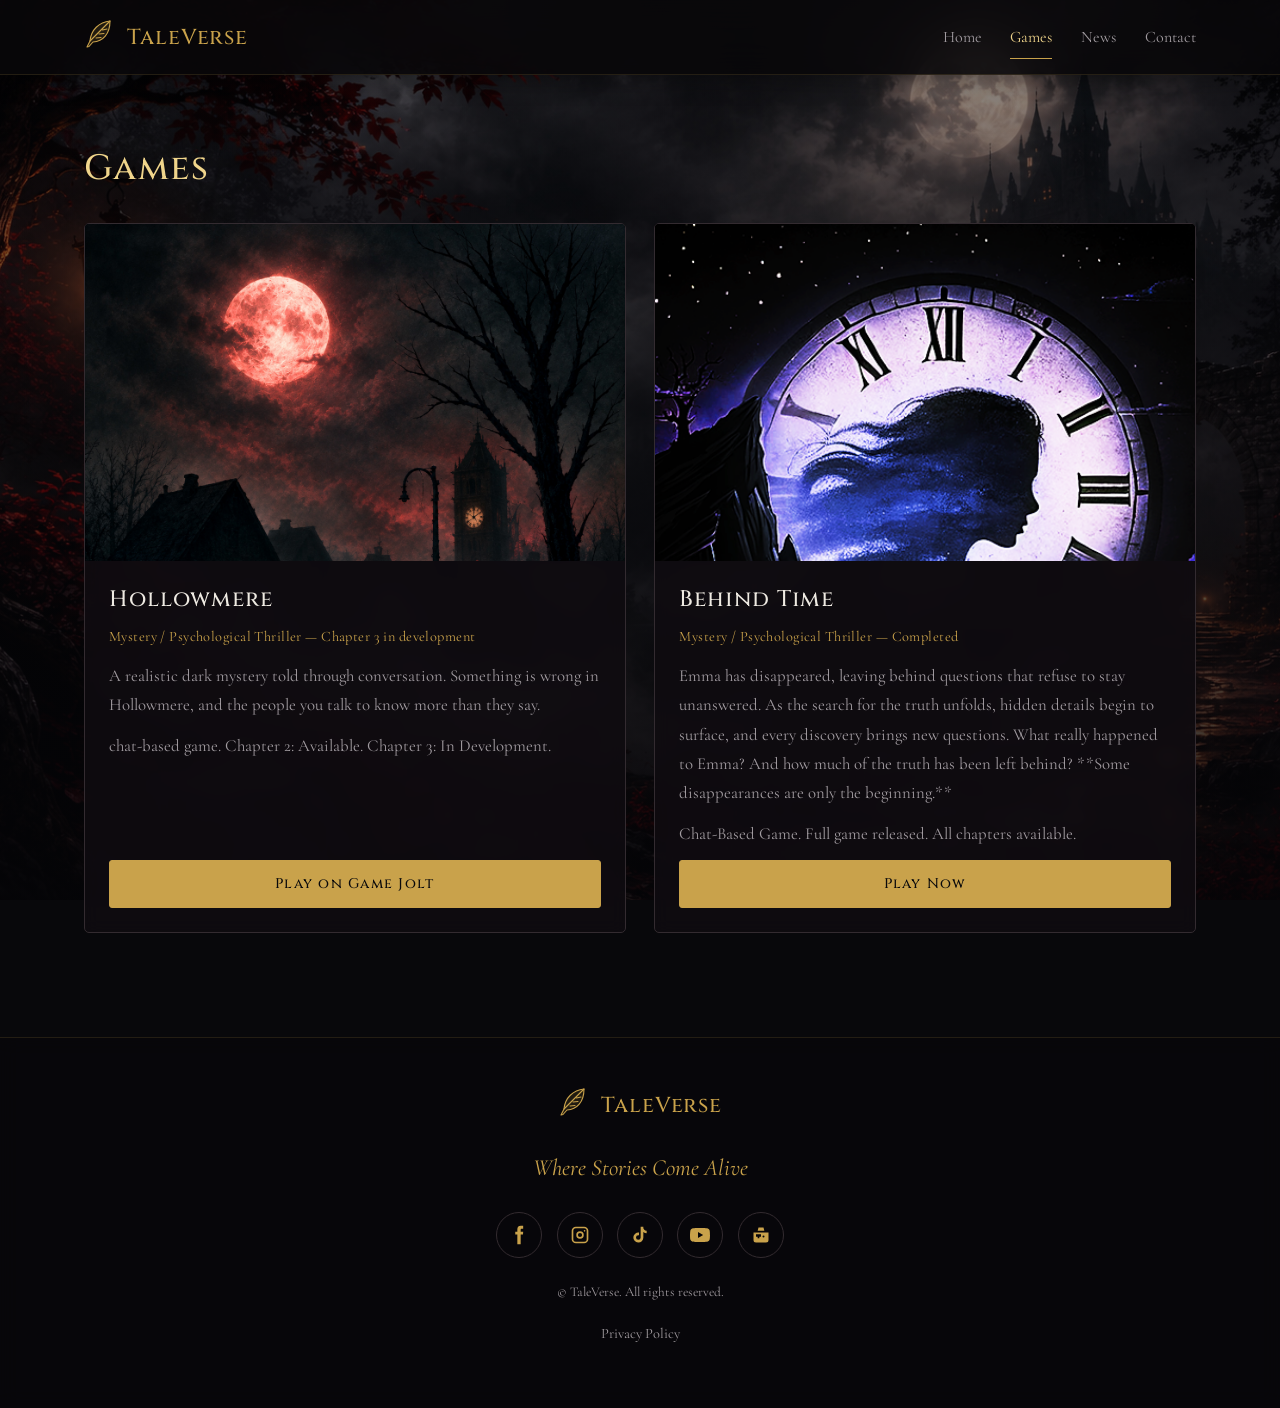
<file: games.html>
<!doctype html>
<html lang="en">
<head>
  <meta charset="utf-8">
  <meta name="viewport" content="width=device-width,initial-scale=1">

  <title>Games | TaleVerse</title>
  <meta name="description" content="All TaleVerse English chat-based mystery and thriller games.">
  <meta property="og:title" content="Games | TaleVerse">
  <meta property="og:description" content="All TaleVerse English chat-based mystery and thriller games.">
  <meta name="theme-color" content="#0a0a0b">

  <link rel="icon" href="/assets/favicon.svg">
  <link rel="preconnect" href="https://fonts.googleapis.com">
  <link rel="preconnect" href="https://fonts.gstatic.com" crossorigin>

  <link href="https://fonts.googleapis.com/css2?family=Cinzel:wght@400;500&family=Cormorant+Garamond:ital,wght@0,400;0,600;1,400&display=swap" rel="stylesheet">
  <link rel="stylesheet" href="/assets/style.css">
</head>

<body>

<header>
  <div class="wrap">
    <a class="brand" href="/">
      <span class="logo"></span>TaleVerse
    </a>

    <nav aria-label="Main">
      <a href="/">Home</a>
      <a href="/games.html" aria-current="page">Games</a>
      <a href="/news.html">News</a>
      <a href="/contact.html">Contact</a>
    </nav>
  </div>
</header>

<main>
  <div class="wrap">
    <section>
      <h2>Games</h2>
      <div class="grid" id="all-games"></div>
    </section>
  </div>
</main>

<footer>
  <div class="wrap">

    <div class="brand" style="justify-content:center">
      <span class="logo"></span>TaleVerse
    </div>

    <p class="tag" data-site="tagline"></p>

    <div class="socials" style="justify-content:center"></div>

    <small data-site="footer_note"></small>

    <p style="margin-top:1rem;font-size:.9rem">
      <a href="/privacy.html" style="color:var(--mute);text-decoration:none">
        Privacy Policy
      </a>
    </p>

  </div>
</footer>

<script src="/assets/app.js"></script>
</body>
</html>
</file>
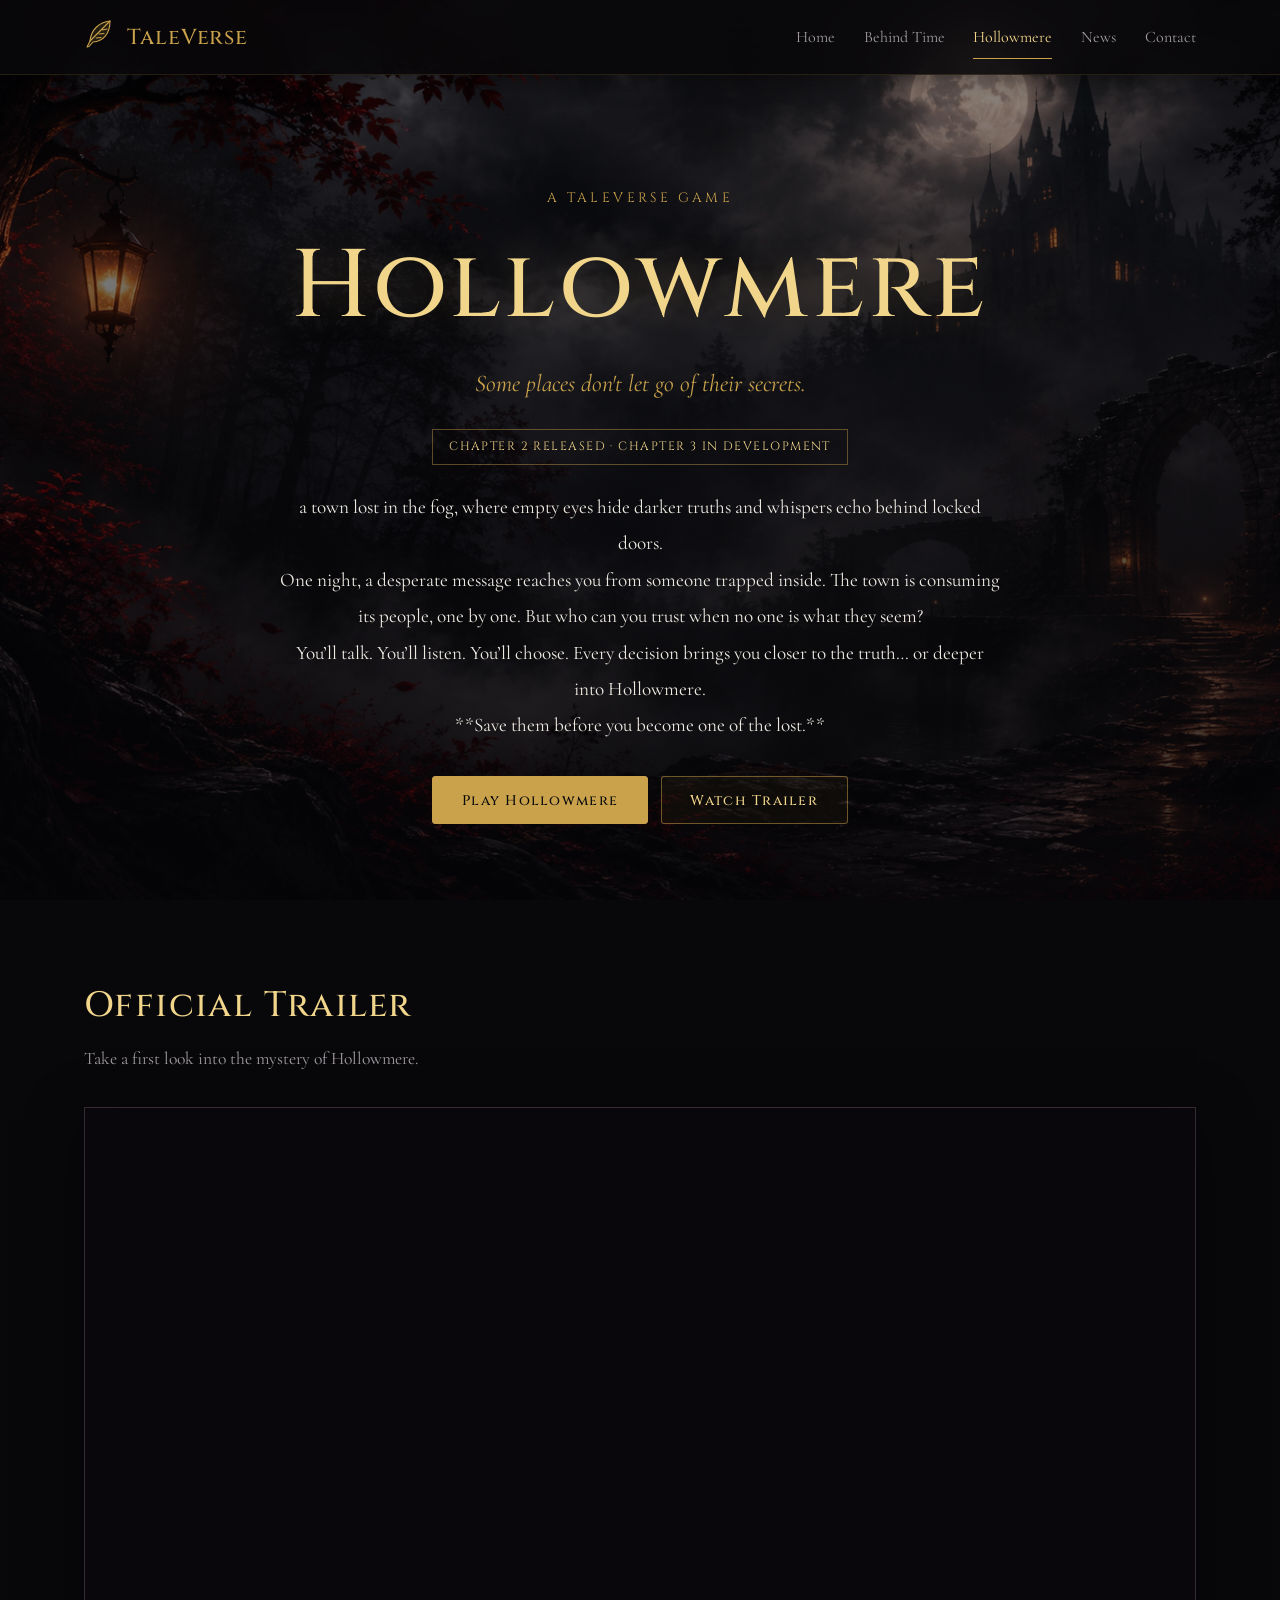
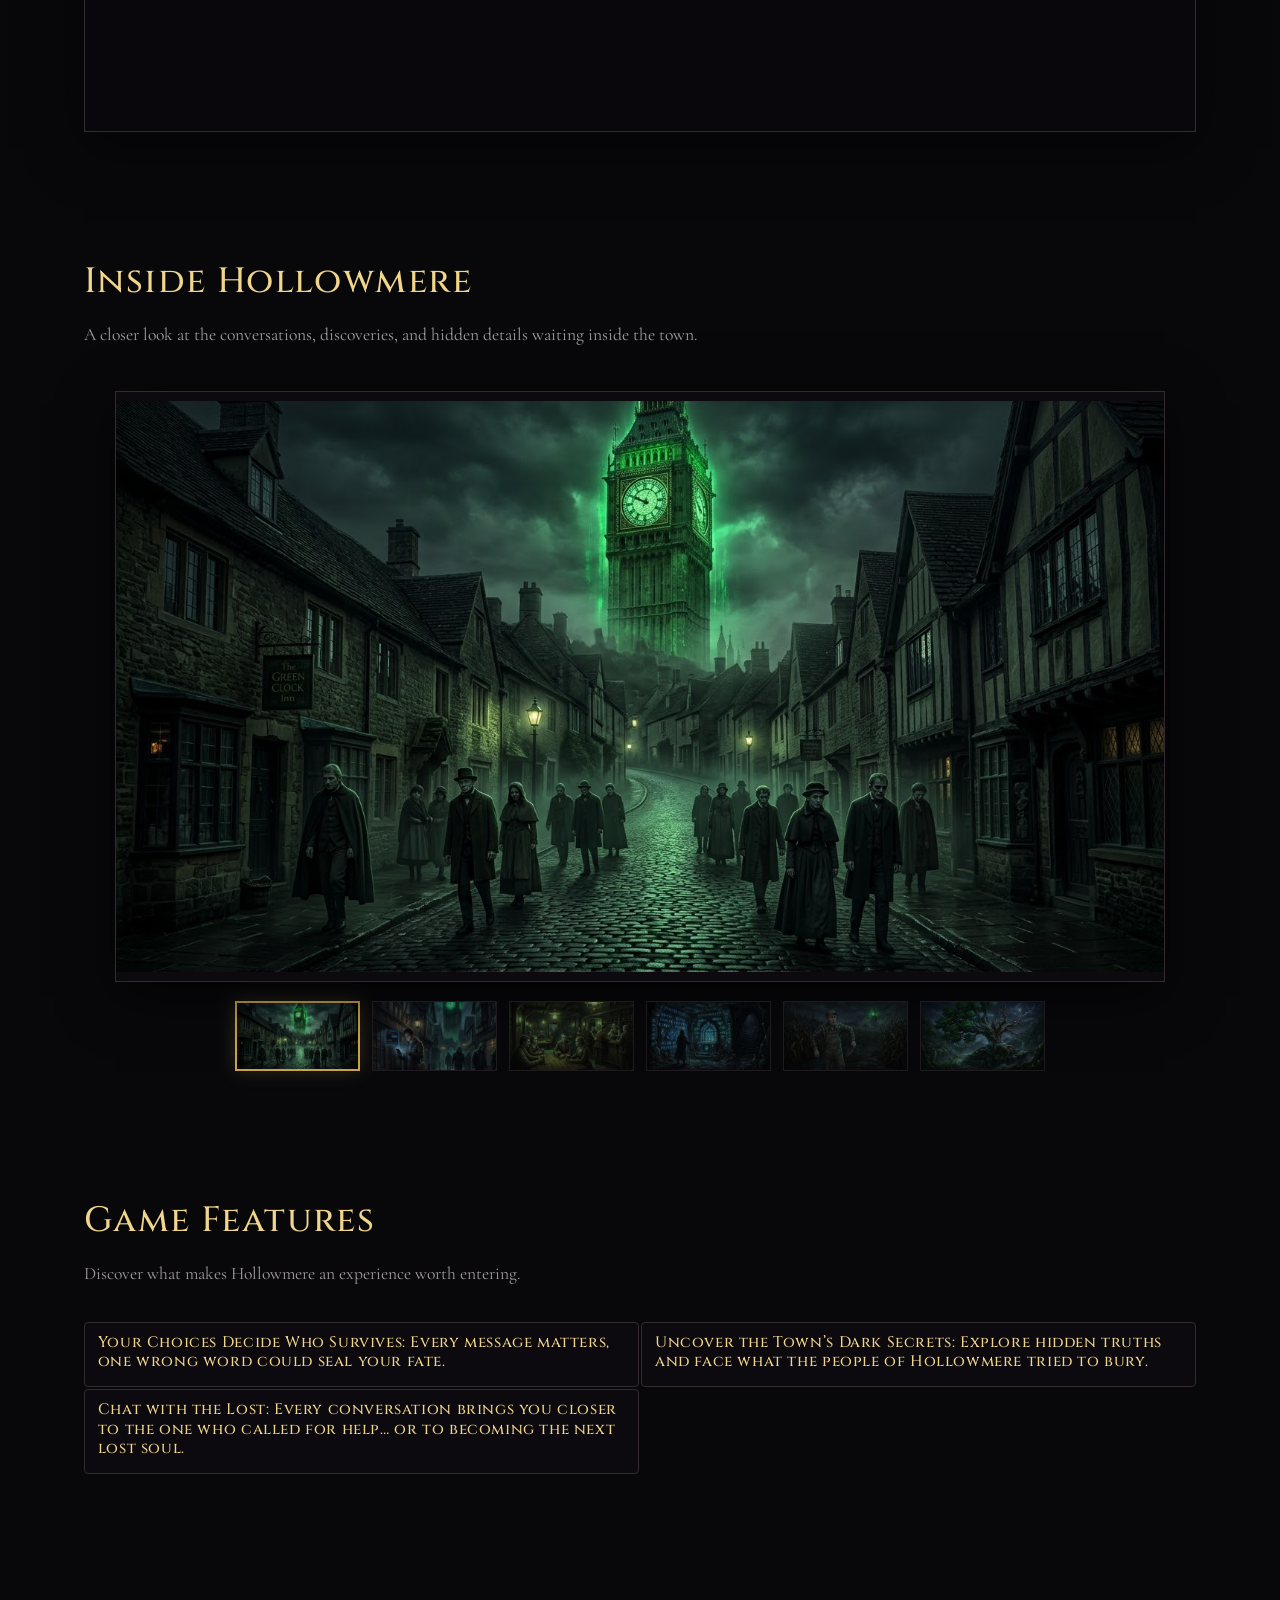
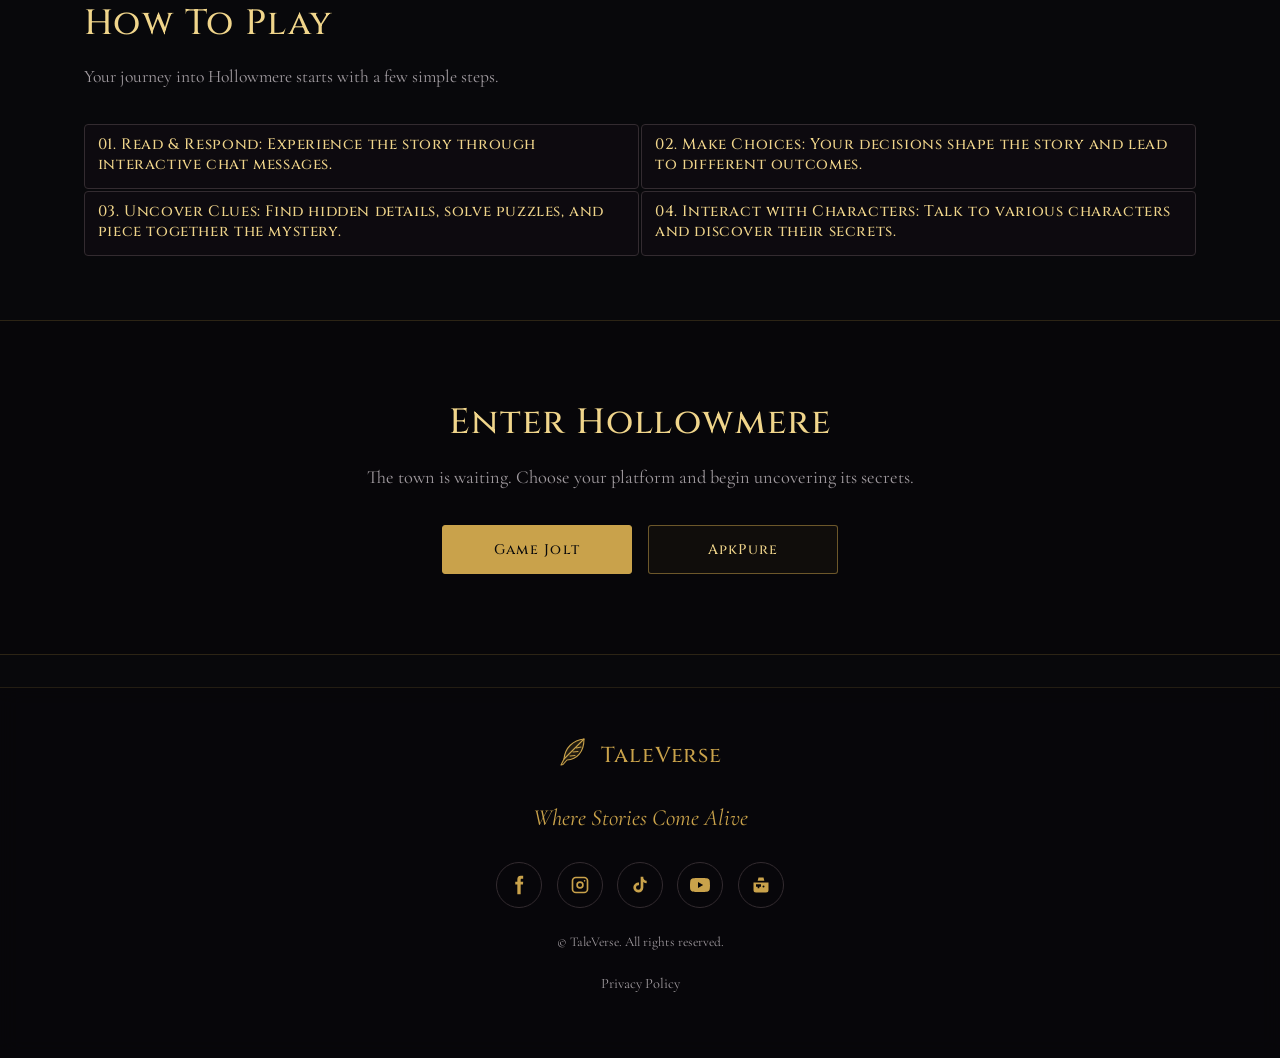
<file: hollowmere.html>
<!DOCTYPE html>
<html lang="en">
<head>
  <meta charset="UTF-8">
  <meta name="viewport" content="width=device-width, initial-scale=1">

  <title>Hollowmere | TaleVerse</title>

  <meta name="description" content="Enter Hollowmere, a dark mystery where residents, hidden records, and forgotten secrets reveal a truth buried beneath the town. Discover Hollowmere, a psychological mystery chat-based game by TaleVerse.">

  <meta property="og:title" content="Hollowmere | TaleVerse">
  <meta property="og:description" content="Some places don't let go of their secrets. Enter the mystery of Hollowmere.">
  <meta name="theme-color" content="#08080b">

  <link rel="icon" href="/assets/favicon.svg">

  <link rel="preconnect" href="https://fonts.googleapis.com">
  <link rel="preconnect" href="https://fonts.gstatic.com" crossorigin>

  <link href="https://fonts.googleapis.com/css2?family=Cinzel:wght@400;500;600&family=Cormorant+Garamond:ital,wght@0,400;0,600;1,400&display=swap" rel="stylesheet">

  <link rel="stylesheet" href="/assets/style.css">

  <style>
    /* HOLLOWMERE PAGE */

    .game-hero {
      min-height: 570px;
      display: flex;
      align-items: center;
      justify-content: center;
      text-align: center;
      padding: 7rem 1.5rem 6rem;
    }

    .game-hero-content {
      max-width: 850px;
      margin: auto;
    }

    .game-label {
      color: var(--gold);
      font-family: "Cinzel", serif;
      font-size: .85rem;
      letter-spacing: .25em;
      text-transform: uppercase;
    }

    .game-hero h1 {
      font-size: clamp(3rem, 9vw, 6rem);
      color: var(--gold2);
      margin: 1rem 0;
      text-shadow: 0 0 35px #c9a24b30;
    }

    .game-subtitle {
      color: var(--gold);
      font-size: 1.5rem;
      font-style: italic;
      margin-bottom: 1.5rem;
    }

    .game-description {
      max-width: 720px;
      margin: 0 auto 2rem;
      color: var(--text);
      font-size: 1.2rem;
      line-height: 1.9;
      white-space: pre-line;
    }

    .game-status {
      display: inline-block;
      padding: .4rem 1rem;
      border: 1px solid #c9a24b70;
      color: var(--gold2);
      font-family: "Cinzel", serif;
      font-size: .75rem;
      letter-spacing: .12em;
      margin-bottom: 1.5rem;
    }

    .game-buttons {
      display: flex;
      justify-content: center;
      flex-wrap: wrap;
      gap: .8rem;
      margin-top: 2rem;
    }

    .game-section {
      padding: 4rem 0;
    }

    .section-intro {
      max-width: 700px;
      color: var(--mute);
      font-size: 1.1rem;
      margin-top: -1rem;
      margin-bottom: 2rem;
    }

    /* VIDEO */

    .video-frame {
      position: relative;
      width: 100%;
      aspect-ratio: 16 / 9;
      background: rgba(10, 8, 12, .9);
      border: 1px solid var(--line);
      overflow: hidden;
      box-shadow: 0 15px 50px #0008;
    }

    .video-placeholder {
      width: 100%;
      height: 100%;
      display: flex;
      flex-direction: column;
      align-items: center;
      justify-content: center;
      color: var(--mute);
      text-align: center;
      padding: 1.5rem;
    }

    .video-placeholder span {
      font-size: 3rem;
      color: var(--gold);
      margin-bottom: .7rem;
    }

    .video-placeholder p {
      margin: 0;
    }

    .video-placeholder small {
      color: var(--gold);
      margin-top: .5rem;
    }

    .video-frame iframe {
      position: absolute;
      inset: 0;
      width: 100%;
      height: 100%;
      border: 0;
    }

    /* SCREENSHOT GALLERY */

    .screenshot-gallery {
      max-width: 1050px;
      margin: 2.5rem auto 0;
    }

    .screenshot-main {
      position: relative;
      width: 100%;
      aspect-ratio: 16 / 9;
      overflow: hidden;
      background: rgba(15, 12, 16, .9);
      border: 1px solid var(--line);
      box-shadow: 0 15px 50px #0009;
      cursor: zoom-in;
    }

    .screenshot-main img {
      width: 100%;
      height: 100%;
      object-fit: contain;
      display: block;
      opacity: 1;
      transform: scale(1);
      transition: opacity .35s ease, transform .5s ease;
    }

    .screenshot-main img.changing {
      opacity: 0;
      transform: scale(1.025);
    }

    .screenshot-thumbnails {
      display: flex;
      justify-content: center;
      gap: 12px;
      margin-top: 1.2rem;
      flex-wrap: wrap;
    }

    .screenshot-thumb {
      width: 125px;
      aspect-ratio: 16 / 9;
      padding: 0;
      overflow: hidden;
      cursor: pointer;
      background: #100d12;
      border: 1px solid var(--line);
      opacity: .55;
      transition: opacity .3s ease, border-color .3s ease, transform .3s ease;
    }

    .screenshot-thumb img {
      width: 100%;
      height: 100%;
      display: block;
      object-fit: cover;
    }

    .screenshot-thumb:hover {
      opacity: .9;
      transform: translateY(-3px);
    }

    .screenshot-thumb.active {
      opacity: 1;
      border: 2px solid var(--gold);
      box-shadow: 0 0 18px #c9a24b35;
    }

    /* FEATURES */
.feature-grid {
  display: grid;
  grid-template-columns: repeat(2, minmax(0, 1fr));
  gap: .1rem;
  align-items: start;
  row-gap: .15rem;
  column-gap: .15rem;
}

.feature-grid .feature-item {
  margin: 0;
  padding: .6rem .8rem;
  min-height: 0;
  height: auto;
}

.feature-grid .feature-item h3 {
  font-size: .95rem;
  line-height: 1.3;
  margin-bottom: .25rem;
}

.feature-grid .feature-item p {
  font-size: .85rem;
  line-height: 1.4;
  margin: 0;
}

    /* DOWNLOAD SECTION */

    .download-section {
      text-align: center;
      padding: 5rem 1.5rem;
      background: rgba(8, 7, 10, .78);
      border-top: 1px solid #c9a24b30;
      border-bottom: 1px solid #c9a24b30;
    }

    .download-section h2 {
      margin-bottom: 1rem;
    }

    .download-section p {
      max-width: 650px;
      margin: 0 auto 1.5rem;
      color: var(--mute);
      font-size: 1.15rem;
    }

    .platform-links {
      display: flex;
      justify-content: center;
      flex-wrap: wrap;
      gap: 1rem;
      margin-top: 2rem;
    }

    .platform-links .btn {
      min-width: 190px;
    }

    /* MOBILE */

    @media (max-width: 720px) {
      .game-hero {
        min-height: 480px;
        padding: 5rem 1.2rem;
      }

      .game-section {
        padding: 3rem 0;
      }

      .feature-grid {
        grid-template-columns: 1fr;
      }

      .game-buttons .btn {
        width: 100%;
        max-width: 280px;
      }

      .platform-links {
        flex-direction: column;
        align-items: center;
      }

      .platform-links .btn {
        width: 100%;
        max-width: 300px;
      }

      .screenshot-thumb {
        width: 85px;
      }

      .screenshot-thumbnails {
        gap: 8px;
      }
    }
  </style>
</head>

<body data-game="hollowmere">

<!-- HEADER -->

<header>
  <div class="wrap">
    <a class="brand" href="/">
      <span class="logo"></span>
      TaleVerse
    </a>

    <nav aria-label="Main">
      <a href="/">Home</a>
      <a href="/behind-time.html">Behind Time</a>
      <a href="/hollowmere.html" aria-current="page">Hollowmere</a>
      <a href="/news.html">News</a>
      <a href="/contact.html">Contact</a>
    </nav>
  </div>
</header>

<main>

  <!-- GAME INTRODUCTION -->

  <section class="game-hero">
    <div class="game-hero-content">

      <div class="game-label">A TaleVerse Game</div>

      <h1 id="game-title">Hollowmere</h1>

      <div class="game-subtitle">
        Some places don't let go of their secrets.
      </div>

      <div class="game-status">
        CHAPTER 2 RELEASED · CHAPTER 3 IN DEVELOPMENT
      </div>

      <p class="game-description" id="game-description">
        Something is wrong in Hollowmere.
        The residents have returned, but the town has not returned to normal.
        Follow the clues, uncover forgotten records, and discover what lies beneath its secrets.
      </p>

      <div class="game-buttons">
        <a class="btn solid" href="#download">Play Hollowmere</a>
        <a class="btn" href="#trailer">Watch Trailer</a>
      </div>

    </div>
  </section>

  <!-- PROMOTIONAL VIDEO -->

  <section class="game-section" id="trailer">
    <div class="wrap">

      <h2>Official Trailer</h2>

      <p class="section-intro">
        Take a first look into the mystery of Hollowmere.
      </p>

      <div class="video-frame" id="video-content">
        <div class="video-placeholder">
          <span>▶</span>
          <p>Hollowmere Official Trailer</p>
          <small>Promotional video coming soon</small>
        </div>
      </div>

    </div>
  </section>

  <!-- SCREENSHOTS -->

  <section class="game-section">
    <div class="wrap">

      <h2>Inside Hollowmere</h2>

      <p class="section-intro">
        A closer look at the conversations, discoveries,
        and hidden details waiting inside the town.
      </p>

      <div class="screenshot-gallery">

        <div class="screenshot-main" id="screenshot-main">
          <img
            id="main-screenshot"
            src=""
            alt="Hollowmere screenshot"
          >
        </div>

        <div
          class="screenshot-thumbnails"
          id="screenshot-thumbnails">
        </div>

      </div>

    </div>
  </section>

  <!-- GAME FEATURES -->

  <section class="game-section">
    <div class="wrap">

      <h2>Game Features</h2>

      <p class="section-intro">
        Discover what makes Hollowmere an experience worth entering.
      </p>

      <div class="feature-grid" id="features-list"></div>

    </div>
  </section>

  <!-- HOW TO PLAY -->

  <section class="game-section">
    <div class="wrap">

      <h2>How To Play</h2>

      <p class="section-intro">
        Your journey into Hollowmere starts with a few simple steps.
      </p>

      <div class="feature-grid" id="how-to-play-list"></div>

    </div>
  </section>

  <!-- DOWNLOAD LINKS -->

  <section class="download-section" id="download">

    <div class="wrap">

      <h2>Enter Hollowmere</h2>

      <p>
        The town is waiting.
        Choose your platform and begin uncovering its secrets.
      </p>

<div class="platform-links" id="platform-links"></div>

  </section>

</main>

<!-- FOOTER -->

<footer>
  <div class="wrap">

    <div class="brand" style="justify-content:center">
      <span class="logo"></span>
      TaleVerse
    </div>

    <p class="tag" data-site="tagline"></p>

    <div class="socials" style="justify-content:center"></div>

    <small data-site="footer_note"></small>

    <p style="margin-top:1rem;font-size:.9rem">
      <a href="/privacy.html"
         style="color:var(--mute);text-decoration:none">
        Privacy Policy
      </a>
    </p>

  </div>
</footer>

<script src="/assets/app.js"></script>

</body>
</html>
</file>
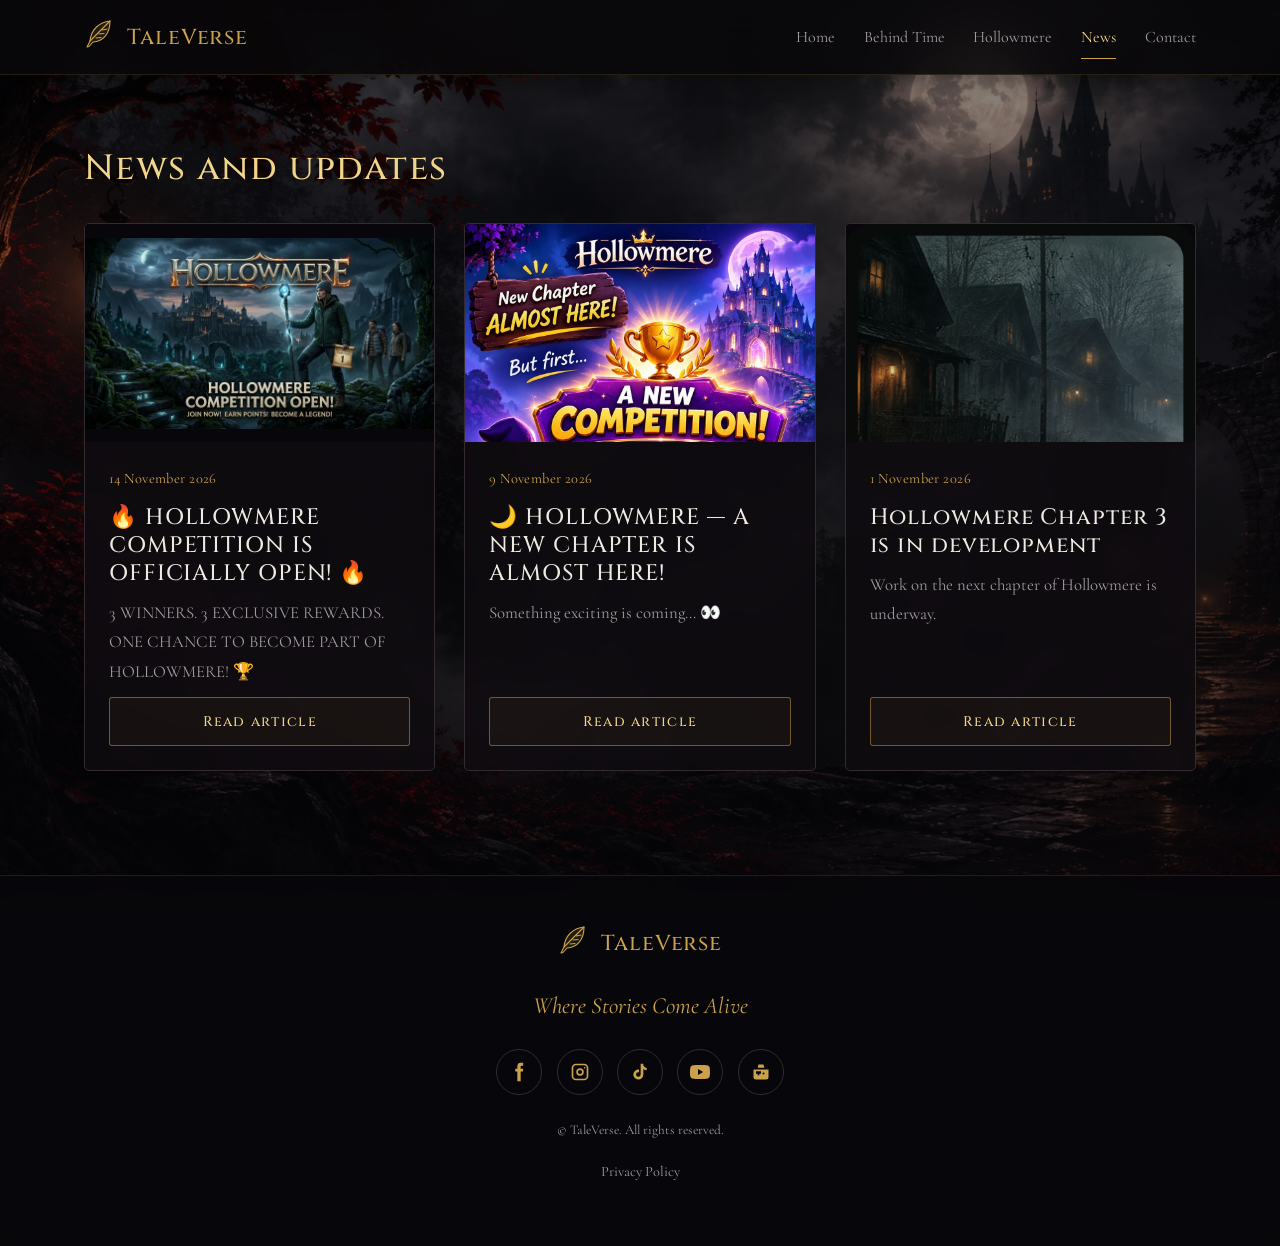
<file: news.html>
<!doctype html>
<html lang="en">
<head>
  <meta charset="utf-8">
  <meta name="viewport" content="width=device-width,initial-scale=1">

  <title>News | TaleVerse</title>
  <meta name="description" content="Development updates, chapter announcements and news from TaleVerse.">
  <meta property="og:title" content="News | TaleVerse">
  <meta property="og:description" content="Development updates, chapter announcements and news from TaleVerse.">
  <meta name="theme-color" content="#0a0a0b">

  <link rel="icon" href="/assets/favicon.svg">
  <link rel="preconnect" href="https://fonts.googleapis.com">
  <link rel="preconnect" href="https://fonts.gstatic.com" crossorigin>

  <link href="https://fonts.googleapis.com/css2?family=Cinzel:wght@400;500&family=Cormorant+Garamond:ital,wght@0,400;0,600;1,400&display=swap" rel="stylesheet">
  <link rel="stylesheet" href="/assets/style.css">
</head>

<body>

<header>
  <div class="wrap">
    <a class="brand" href="/">
      <span class="logo"></span>TaleVerse
    </a>

<nav aria-label="Main">
  <a href="/">Home</a>
  <a href="/behind-time.html">Behind Time</a>
  <a href="/hollowmere.html">Hollowmere</a>
<a href="/news.html" aria-current="page">News</a>
  <a href="/contact.html">Contact</a>
</nav>
  </div>
</header>

<main>
  <div class="wrap">
    <section>
      <h2>News and updates</h2>
      <div class="grid" id="news-list"></div>
    </section>
  </div>

  <dialog id="article"></dialog>
</main>

<footer>
  <div class="wrap">

    <div class="brand" style="justify-content:center">
      <span class="logo"></span>TaleVerse
    </div>

    <p class="tag" data-site="tagline"></p>

    <div class="socials" style="justify-content:center"></div>

    <small data-site="footer_note"></small>

    <p style="margin-top:1rem;font-size:.9rem">
      <a href="/privacy.html" style="color:var(--mute);text-decoration:none">
        Privacy Policy
      </a>
    </p>

  </div>
</footer>

<script src="/assets/app.js"></script>
</body>
</html>
</file>
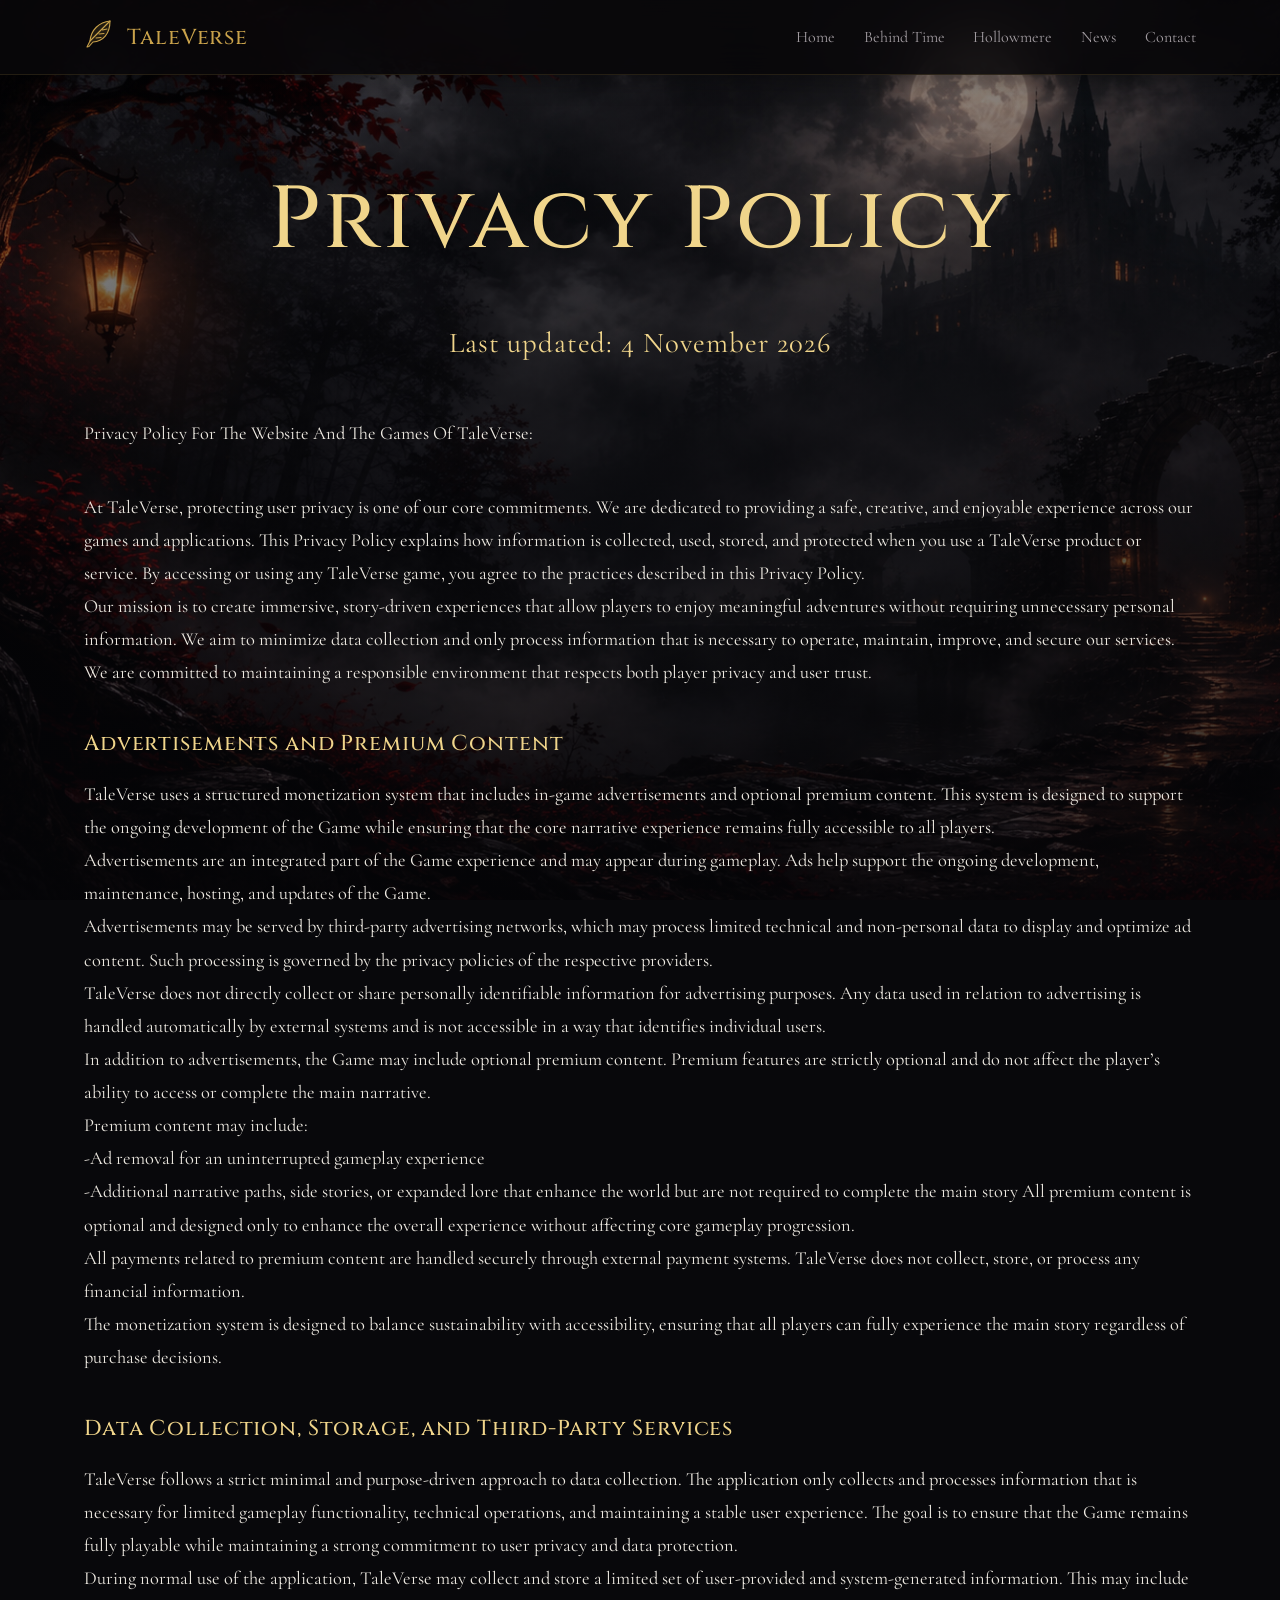
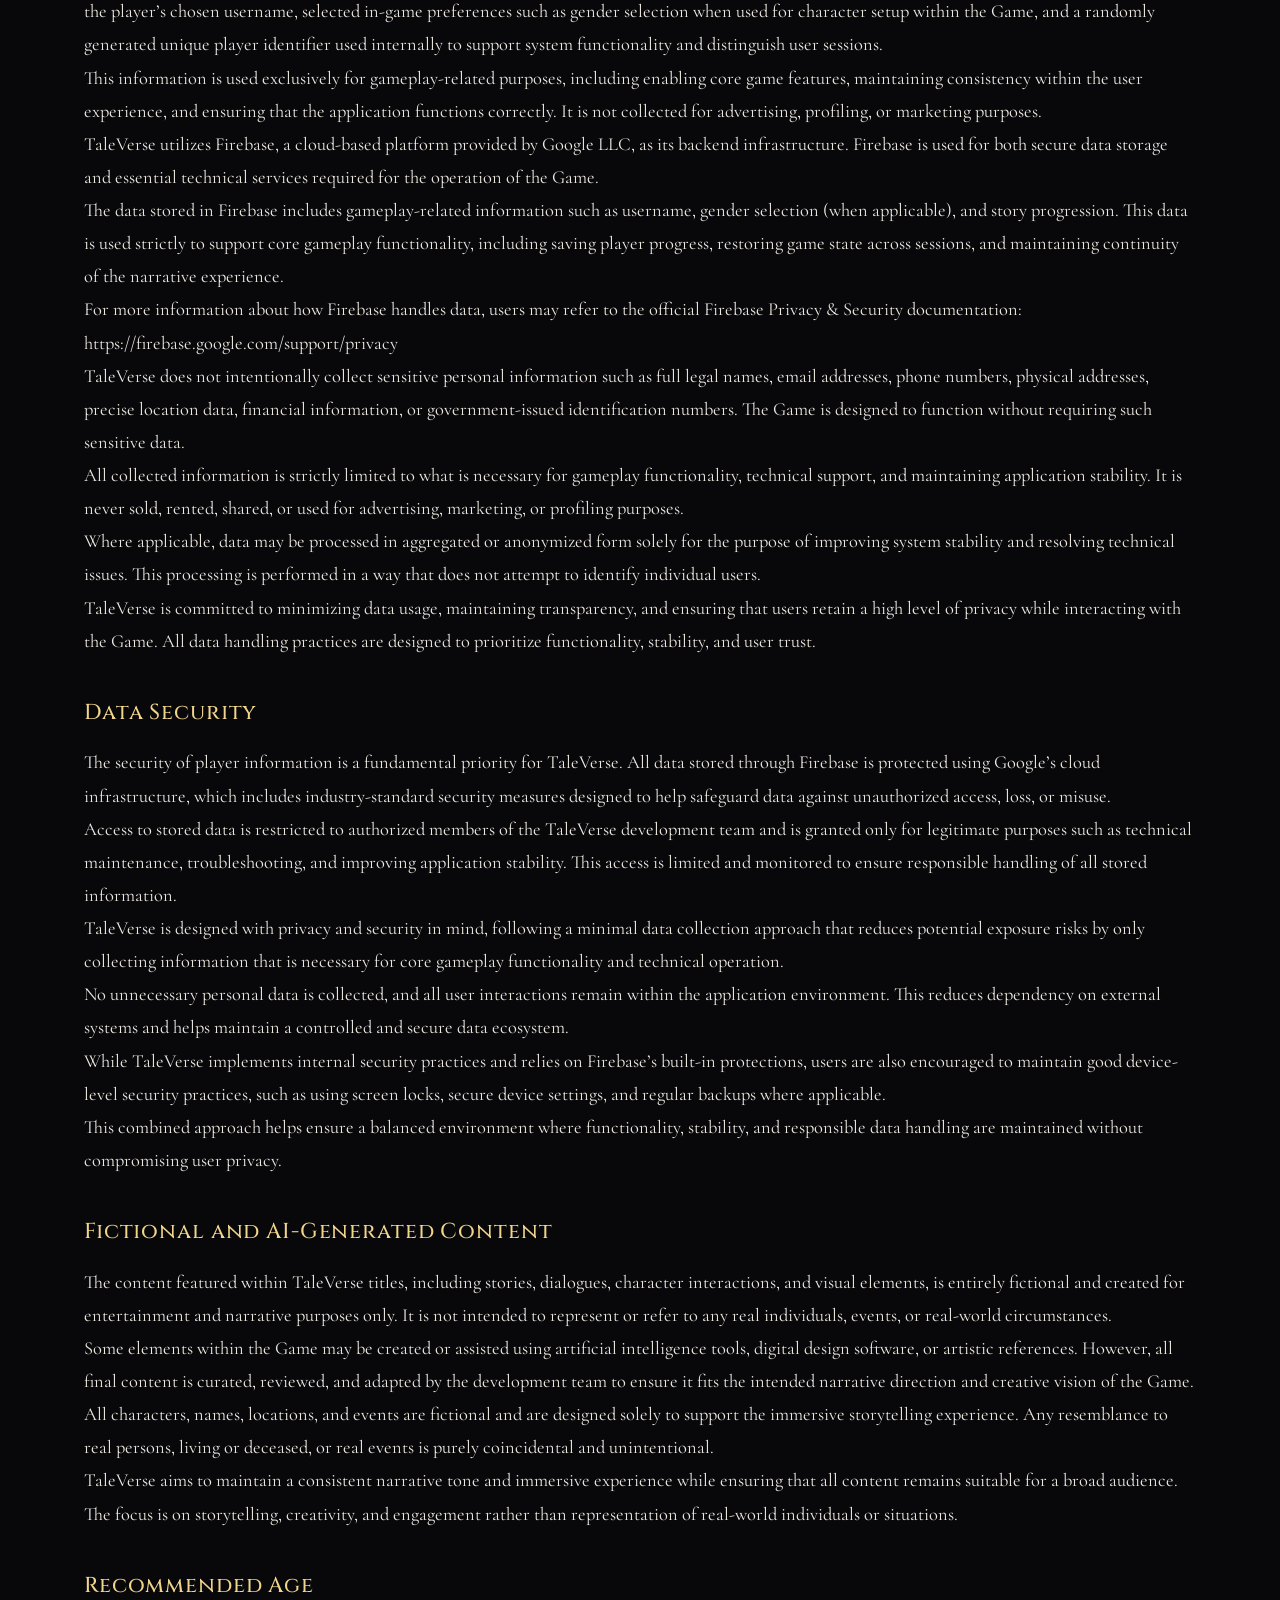
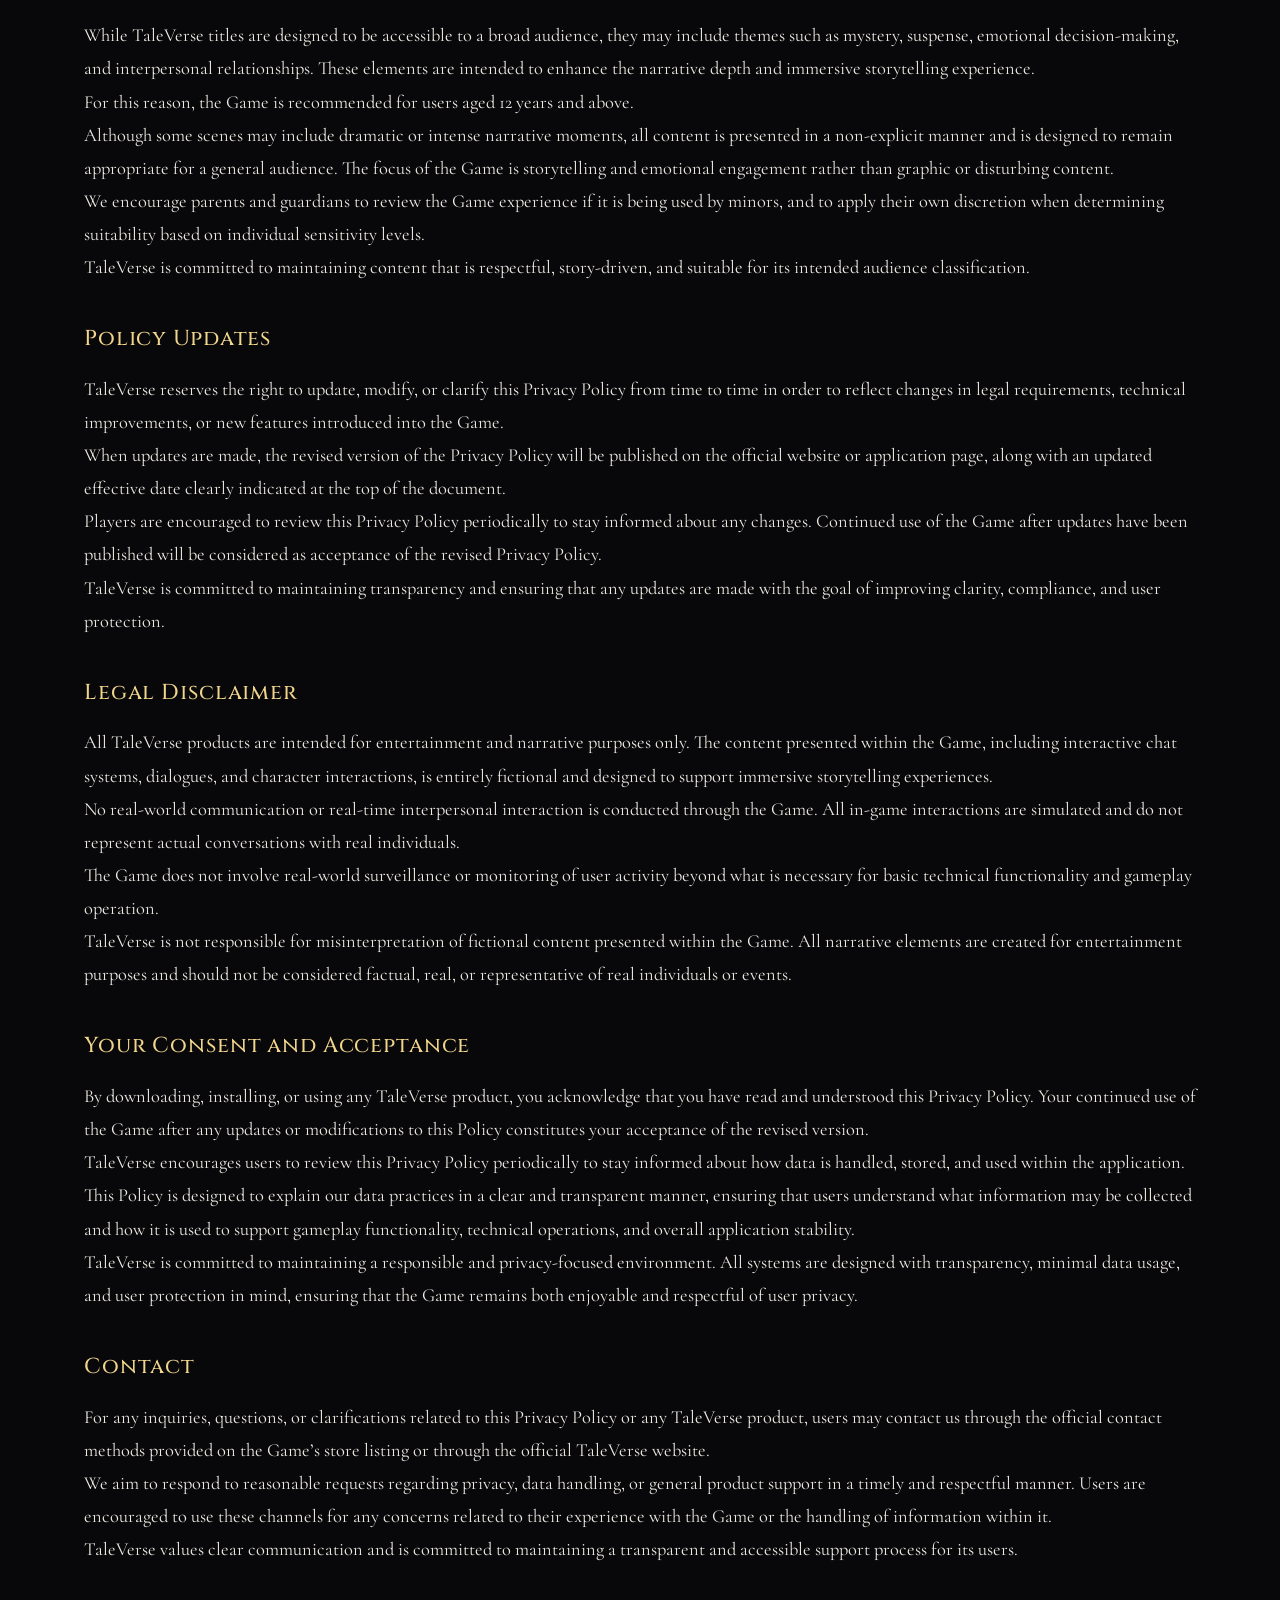
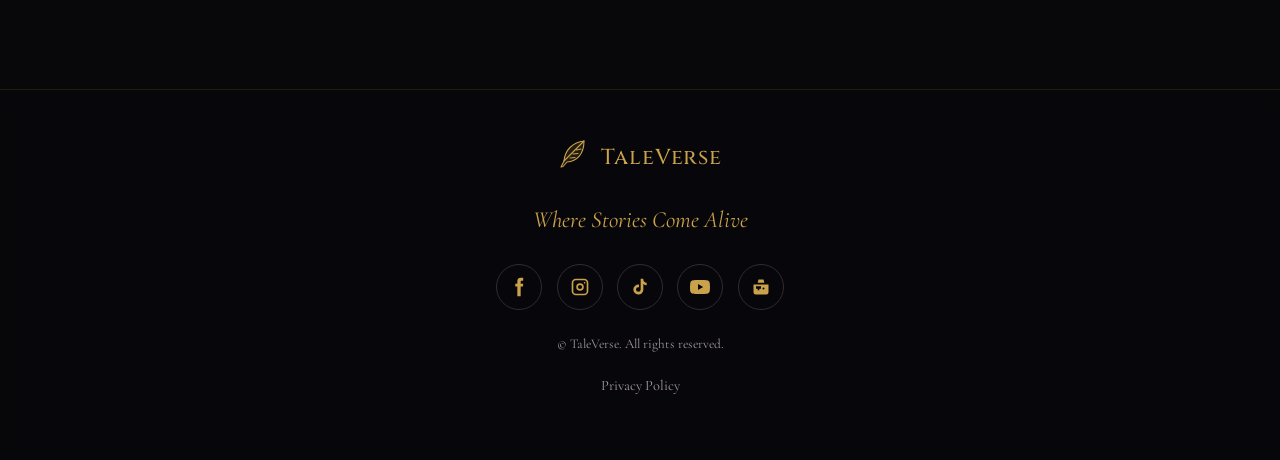
<file: privacy.html>
<!DOCTYPE html>
<html lang="en">
<head>
  <meta charset="UTF-8">
  <meta name="viewport" content="width=device-width, initial-scale=1">

  <title>Privacy Policy | TaleVerse</title>

  <meta name="description" content="Read the TaleVerse Privacy Policy.">
  <meta property="og:title" content="Privacy Policy | TaleVerse">
  <meta property="og:description" content="Learn how TaleVerse collects, uses, and protects your information.">
  <meta name="theme-color" content="#0a0a0b">

  <link rel="icon" href="/assets/favicon.svg">

  <link rel="preconnect" href="https://fonts.googleapis.com">
  <link rel="preconnect" href="https://fonts.gstatic.com" crossorigin>

  <link href="https://fonts.googleapis.com/css2?family=Cinzel:wght@400;500&family=Cormorant+Garamond:ital,wght@0,400;0,600;1,400&display=swap" rel="stylesheet">

  <link rel="stylesheet" href="/assets/style.css">
</head>

<body>

<header>
  <div class="wrap">

    <a class="brand" href="/">
      <span class="logo"></span>
      TaleVerse
    </a>

    <nav aria-label="Main">
      <a href="/">Home</a>
      <a href="/behind-time.html">Behind Time</a>
      <a href="/hollowmere.html">Hollowmere</a>
      <a href="/news.html">News</a>
      <a href="/contact.html">Contact</a>
    </nav>

  </div>
</header>

<main>
  <div class="wrap">

    <div id="privacy-content">
      <section>
        <h1>Privacy Policy</h1>
        <p>Loading privacy policy...</p>
      </section>
    </div>

  </div>
</main>

<footer>
  <div class="wrap">

    <div class="brand" style="justify-content:center">
      <span class="logo"></span>
      TaleVerse
    </div>

    <p class="tag" data-site="tagline"></p>

    <div class="socials" style="justify-content:center"></div>

    <small data-site="footer_note"></small>

    <p style="margin-top:1rem;font-size:.9rem">
      <a href="/privacy.html"
         aria-current="page"
         style="color:var(--mute);text-decoration:none">
        Privacy Policy
      </a>
    </p>

  </div>
</footer>

<script src="/assets/app.js"></script>

</body>
</html>
</file>
<file: assets/style.css>
:root {
  --bg: #08080b;
  --panel: #151318;
  --panel-hover: #1d1920;
  --line: #332b30;
  --gold: #c9a24b;
  --gold2: #f0d58b;
  --text: #eeeae2;
  --mute: #a19ba0;
  --glow: #c9a24b30;
}

* {
  box-sizing: border-box;
}

html {
  scroll-behavior: smooth;
}

body {
  margin: 0;
  position: relative;
  background: #08080b;
  color: var(--text);
  font: 1rem/1.75 "Cormorant Garamond", Georgia, serif;
}

/* CINEMATIC BACKGROUND */

body::before {
  content: "";
  position: fixed;
  inset: 0;
  z-index: 0;
  pointer-events: none;

  background:
    linear-gradient(
      180deg,
      rgba(5, 5, 8, .42) 0%,
      rgba(5, 5, 8, .58) 40%,
      rgba(5, 5, 8, .82) 100%
    ),
    url("/assets/uploads/talverse_background.jpg");

  background-size: cover;
  background-position: center 25%;
  background-repeat: no-repeat;
}

body > * {
  position: relative;
  z-index: 1;
}

h1, h2, h3, .brand {
  font-family: "Cinzel", "Times New Roman", serif;
  font-weight: 500;
  letter-spacing: .04em;
  line-height: 1.25;
}

a {
  color: var(--gold2);
}

a:focus-visible,
button:focus-visible,
input:focus-visible,
textarea:focus-visible {
  outline: 2px solid var(--gold);
  outline-offset: 4px;
}

.wrap {
  max-width: 1160px;
  margin: 0 auto;
  padding: 0 1.5rem;
}

/* HEADER */

header {
  border-bottom: 1px solid #c9a24b25;
  position: sticky;
  top: 0;
  background: rgba(8, 7, 10, .88);
  backdrop-filter: blur(18px);
  -webkit-backdrop-filter: blur(18px);
  z-index: 5;
  box-shadow: 0 5px 25px #0005;
}

header .wrap {
  display: flex;
  align-items: center;
  justify-content: space-between;
  min-height: 74px;
}

.brand {
  display: flex;
  align-items: center;
  gap: .7rem;
  color: var(--gold);
  text-decoration: none;
  font-size: 1.35rem;
  transition: .3s ease;
}

.brand:hover {
  color: var(--gold2);
}

.brand svg {
  width: 32px;
  height: 32px;
}

nav {
  display: flex;
  align-items: center;
  gap: 1.8rem;
}

nav a {
  color: var(--mute);
  text-decoration: none;
  margin: 0;
  padding: .45rem 0;
  border-bottom: 1px solid transparent;
  transition: color .25s ease, border-color .25s ease;
}

nav a:hover,
nav a[aria-current] {
  border-color: var(--gold);
  color: var(--gold2);
}

/* HERO */

.hero {
  text-align: center;
  padding: 8rem 0 6rem;
  position: relative;
}

.hero .logo svg {
  width: 104px;
  height: 104px;
  filter: drop-shadow(0 0 25px #c9a24b66);
}

.hero h1 {
  font-size: clamp(2.8rem, 8vw, 5.5rem);
  margin: 1.2rem 0 .4rem;
  color: var(--gold2);
  text-shadow: 0 0 35px #c9a24b30;
}

.tag {
  font-size: 1.45rem;
  font-style: italic;
  color: var(--gold);
}

.intro {
  max-width: 660px;
  margin: 1.5rem auto 2.3rem;
  color: var(--mute);
  font-size: 1.1rem;
}

/* BUTTONS */

.btn {
  display: inline-flex;
  align-items: center;
  justify-content: center;
  padding: .85rem 1.8rem;
  border: 1px solid #c9a24b80;
  border-radius: 3px;
  color: var(--gold2);
  background: #c9a24b0c;
  text-decoration: none;
  font: 500 .88rem "Cinzel", serif;
  letter-spacing: .09em;
  cursor: pointer;
  transition: all .3s ease;
}

.btn:hover {
  background: var(--gold);
  border-color: var(--gold);
  color: #09090b;
  box-shadow: 0 5px 25px var(--glow);
  transform: translateY(-2px);
}

.btn.solid {
  background: var(--gold);
  color: #09090b;
  border-color: var(--gold);
}

.btn.solid:hover {
  background: var(--gold2);
  border-color: var(--gold2);
}

/* SECTIONS */

section {
  padding: 4.5rem 0;
}

h2 {
  font-size: clamp(1.7rem, 4vw, 2.2rem);
  color: var(--gold2);
  margin: 0 0 2rem;
}

/* GAME GRID */

.grid {
  display: grid;
  grid-template-columns: repeat(auto-fit, minmax(min(100%, 320px), 1fr));
  gap: 1.8rem;
  align-items: stretch;
}

/* GAME CARDS */

.card {
  background: rgba(15, 12, 16, .88);
  border: 1px solid var(--line);
  border-radius: 5px;
  overflow: hidden;
  display: flex;
  flex-direction: column;
  min-width: 0;
  transition:
    transform .35s ease,
    border-color .35s ease,
    box-shadow .35s ease;
  backdrop-filter: blur(8px);
  -webkit-backdrop-filter: blur(8px);
}

.card:hover {
  transform: translateY(-7px);
  border-color: #c9a24b80;
  box-shadow: 0 18px 45px #0008, 0 0 25px #c9a24b0b;
}

/* GAME ARTWORK */

.card .img {
  position: relative;
  width: 100%;
  aspect-ratio: 16 / 10;
  min-height: 0;
  flex: none;
  overflow: hidden;
  display: grid;
  place-items: center;
  background: rgba(8, 7, 10, .85);
}

.card .img img {
  width: 100%;
  height: 100%;
  object-fit: contain;
}

.card .img svg {
  width: 56px;
  opacity: .5;
}

/* CARD CONTENT */

.card .body {
  padding: 1.5rem;
  display: flex;
  flex-direction: column;
  align-items: flex-start;
  gap: .7rem;
  flex: 1;
}

.card h3 {
  margin: 0;
  font-size: 1.4rem;
  color: var(--text);
}

.card p {
  margin: 0;
  color: var(--mute);
  font-size: 1.05rem;
}

.meta {
  font-size: .9rem;
  color: var(--gold);
  letter-spacing: .03em;
}

.card .btn {
  margin-top: auto;
  align-self: stretch;
  text-align: center;
}

/* FEATURED CARD */

.card.featured {
  grid-column: auto;
  flex-direction: column;
}

.card.featured .img {
  flex: none;
  aspect-ratio: 16 / 10;
  min-height: 0;
}

.card.featured .body {
  flex: 1;
  justify-content: flex-start;
}

.more {
  margin-top: 1.8rem;
  text-align: right;
}

/* GAME FEATURES AND HOW TO PLAY */

.feature-grid {
  display: grid;
  grid-template-columns: repeat(2, minmax(0, 1fr));
  gap: 8px;
  align-items: start;
  grid-auto-flow: row;
}

.feature-grid .feature-item {
  min-width: 0;
  min-height: 0;
  height: auto;
  align-self: start;
  margin: 0;
  padding: 12px 15px;

  background: rgba(15, 12, 16, .82);
  border: 1px solid var(--line);
  border-radius: 4px;

  transition:
    border-color .25s ease,
    background .25s ease;
}

.feature-grid .feature-item:hover {
  border-color: #c9a24b80;
  background: rgba(29, 25, 32, .92);
}

.feature-grid .feature-item h3 {
  margin: 0;
  font-size: 1rem;
  line-height: 1.35;
  color: var(--gold2);
}

.feature-grid .feature-item p {
  margin: 6px 0 0;
  color: var(--mute);
  font-size: .9rem;
  line-height: 1.45;
}

/* CONTACT FORM */

form {
  display: grid;
  gap: 1rem;
  max-width: 620px;
}

label {
  display: grid;
  gap: .4rem;
  color: var(--mute);
}

input,
textarea {
  width: 100%;
  background: rgba(15, 12, 16, .92);
  border: 1px solid var(--line);
  border-radius: 3px;
  color: var(--text);
  padding: .85rem 1rem;
  font: inherit;
  transition: border-color .25s ease, box-shadow .25s ease;
}

input:focus,
textarea:focus {
  border-color: var(--gold);
  box-shadow: 0 0 0 3px #c9a24b15;
  outline: none;
}

textarea {
  min-height: 140px;
  resize: vertical;
}

#status {
  min-height: 1.5rem;
  color: var(--gold2);
}

.hp {
  position: absolute;
  left: -9999px;
}

/* SOCIAL LINKS */

.socials {
  display: flex;
  gap: .9rem;
  flex-wrap: wrap;
  margin: 1.2rem 0;
}

.socials a {
  display: inline-grid;
  place-items: center;
  width: 46px;
  height: 46px;
  border: 1px solid var(--line);
  border-radius: 50%;
  color: var(--gold);
  transition: all .3s ease;
}

.socials a:hover {
  border-color: var(--gold);
  background: #c9a24b18;
  color: var(--gold2);
  transform: translateY(-3px);
  box-shadow: 0 5px 18px var(--glow);
}

.socials svg {
  width: 20px;
  height: 20px;
  fill: currentColor;
}

/* FOOTER */

footer {
  border-top: 1px solid #c9a24b25;
  padding: 3rem 0;
  text-align: center;
  color: var(--mute);
  margin-top: 2rem;
  background: rgba(8, 7, 10, .82);
  backdrop-filter: blur(10px);
  -webkit-backdrop-filter: blur(10px);
}

/* DIALOG */

dialog {
  max-width: 700px;
  width: 92%;
  background: var(--panel);
  color: var(--text);
  border: 1px solid var(--gold);
  border-radius: 5px;
  padding: 2rem;
  box-shadow: 0 20px 80px #000b;
}

dialog::backdrop {
  background: #000d;
  backdrop-filter: blur(5px);
}

dialog img {
  max-width: 100%;
}

/* MOBILE */

@media (max-width: 720px) {
  body::before {
    background-position: center top;
  }

  header .wrap {
    min-height: 68px;
  }

  nav {
    gap: .9rem;
  }

  nav a {
    font-size: .9rem;
  }

  .hero {
    padding: 5rem 0 4rem;
  }

  section {
    padding: 3.5rem 0;
  }

  .grid {
    grid-template-columns: 1fr;
    gap: 1.3rem;
  }

  .feature-grid {
    grid-template-columns: 1fr;
    gap: 7px;
  }

  .card.featured {
    flex-direction: column;
  }

  .more {
    text-align: center;
  }
}

@media (max-width: 420px) {
  header .wrap {
    flex-direction: column;
    justify-content: center;
    gap: .4rem;
    padding-top: .7rem;
    padding-bottom: .7rem;
  }

  nav {
    gap: 1.2rem;
  }

  .hero h1 {
    font-size: 2.7rem;
  }
}

/* ACCESSIBILITY */

@media (prefers-reduced-motion: reduce) {
  *,
  *::before,
  *::after {
    transition: none !important;
    animation: none !important;
    scroll-behavior: auto !important;
  }
}

/* PRIVACY POLICY TYPOGRAPHY */

#privacy-content h1 {
  font-family: "Cinzel", "Times New Roman", serif;
  font-size: clamp(2.8rem, 8vw, 5.5rem);
  font-weight: 500;
  letter-spacing: .04em;
  line-height: 1.25;
  color: var(--gold2);
  text-align: center;
  margin: 1.2rem 0 2.5rem;
}

/* PRIVACY POLICY INTRODUCTION */

/* Desktop */
#privacy-content section p:first-of-type {
  font-size: 1.8rem;
  line-height: 1.85;
  color: var(--gold2) !important;
  text-align: center;
  max-width: 850px;
  margin: 0 auto 3rem;
}

/* Mobile */
@media (max-width: 720px) {
  #privacy-content section p:first-of-type {
    font-size: 1.35rem;
    line-height: 1.7;
    padding: 0 .5rem;
  }
}

/* SECTION HEADINGS */

#privacy-content h2 {
  font-size: 1.35rem;
  line-height: 1.4;
  color: var(--gold2);
  margin: 2.5rem 0 1rem;
}

/* PARAGRAPHS */

#privacy-content p {
  font-size: 1.15rem;
  line-height: 1.8;
}

/* LISTS */

#privacy-content li {
  font-size: 1.15rem;
  line-height: 1.8;
}

/* CUSTOM CONTACT SOCIAL ICONS */

.socials img {
  width: 20px;
  height: 20px;
  object-fit: contain;
  display: block;
}

/* PRIVACY POLICY MOBILE */

@media (max-width: 720px) {
  #privacy-content > section > p:first-of-type {
    font-size: 1.2rem;
  }

  #privacy-content h2 {
    font-size: 1.2rem;
  }

  #privacy-content p,
  #privacy-content li {
    font-size: 1.05rem;
  }
}
</file>
